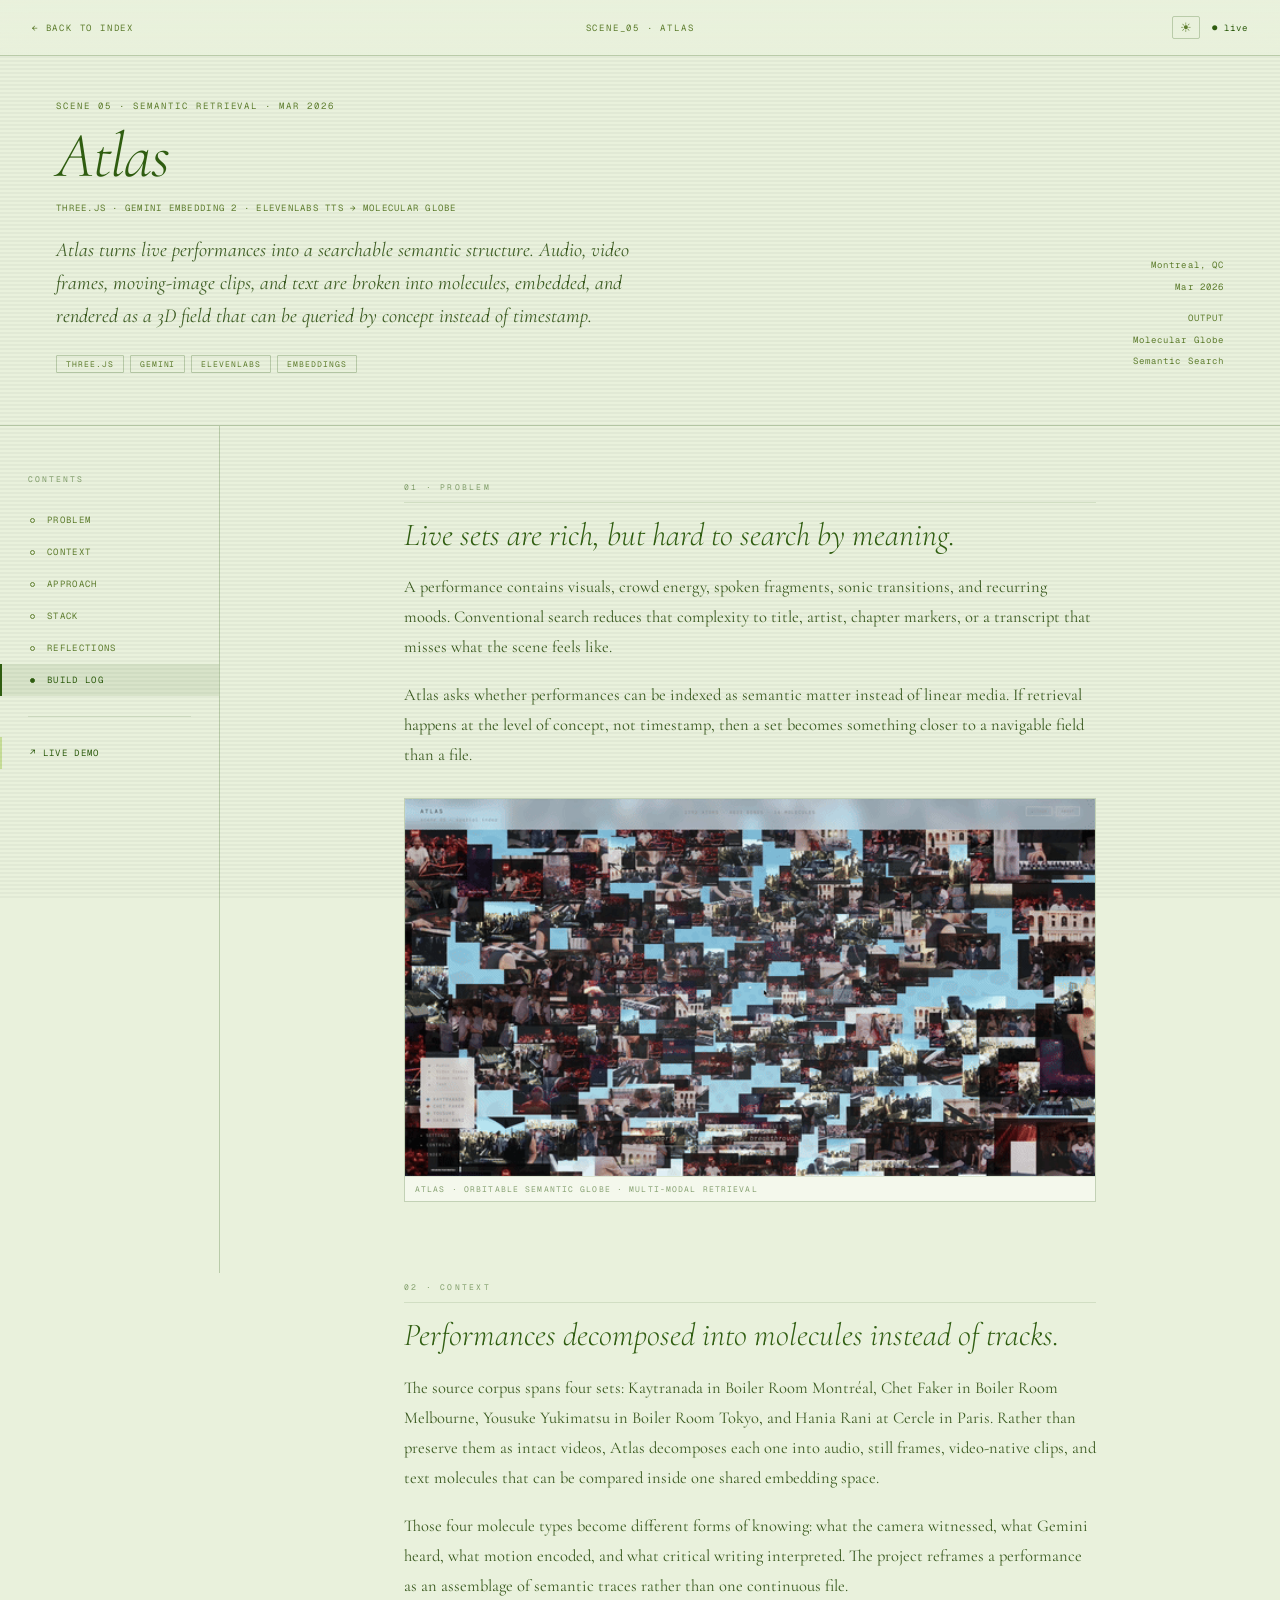
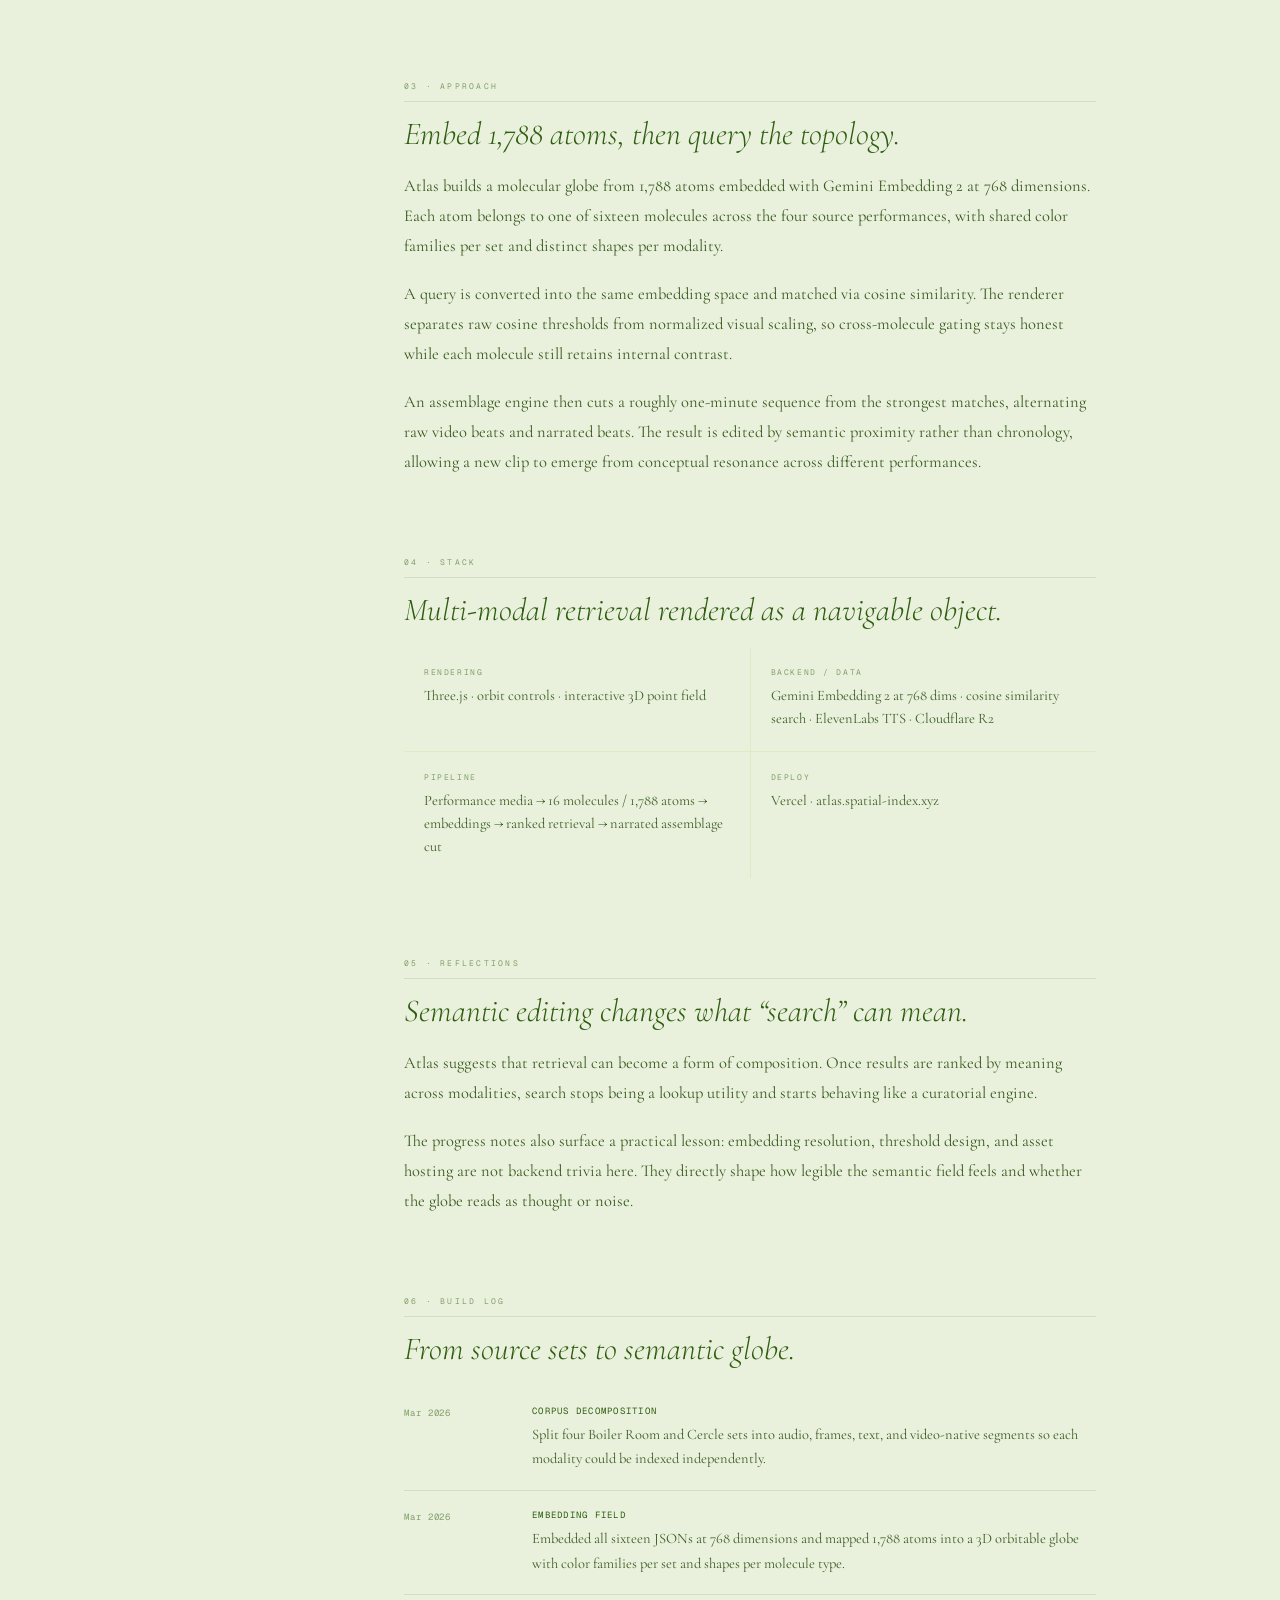
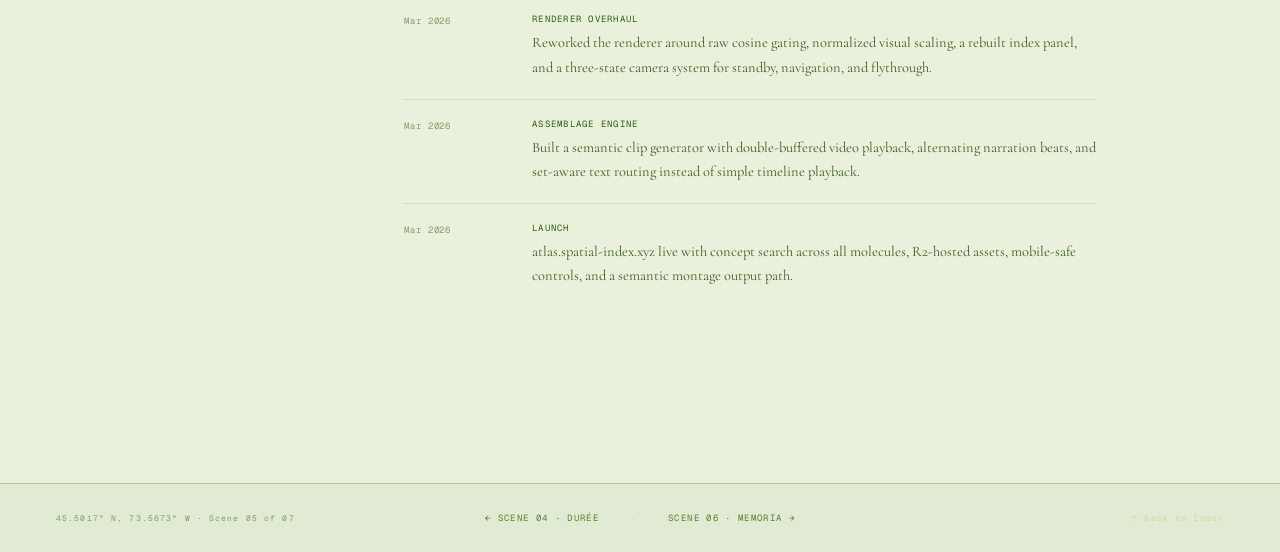
<file: scenes/atlas.html>
<!DOCTYPE html>
<html lang="en">
<head>
  <meta charset="UTF-8" />
  <meta name="viewport" content="width=device-width, initial-scale=1.0" />
  <title>Atlas · Scene 05 · Spatial Index</title>
  <meta name="description" content="3D semantic search for live performances using embedded audio, video, and text molecules in an orbitable globe." />
  <link rel="stylesheet" href="../blog.css" />
  <script>const t=localStorage.getItem('si-theme');if(t)document.documentElement.setAttribute('data-theme',t);else if(window.matchMedia&&window.matchMedia('(prefers-color-scheme: light)').matches)document.documentElement.setAttribute('data-theme','light');</script>
</head>
<body>

  <div class="cursor" id="cursor"></div>
  <div class="cursor-ring" id="cursor-ring"></div>

  <header class="si-topbar">
    <a class="si-back" href="../index.html">← Back to Index</a>
    <span class="si-topbar-center">Scene_05 · Atlas</span>
    <span class="si-topbar-right"><button id="theme-toggle" class="theme-toggle" type="button" aria-label="Toggle light / dark mode">☾</button> ● live</span>
  </header>

  <div class="si-project-header">
    <div>
      <div class="project-eyebrow">Scene 05 · Semantic Retrieval · Mar 2026</div>
      <h1 class="project-title">Atlas</h1>
      <div class="project-subtitle">Three.js · Gemini Embedding 2 · ElevenLabs TTS → Molecular Globe</div>
      <p class="project-lede">Atlas turns live performances into a searchable semantic structure. Audio, video frames, moving-image clips, and text are broken into molecules, embedded, and rendered as a 3D field that can be queried by concept instead of timestamp.</p>
      <div class="tag-row">
        <span class="ptag">Three.js</span>
        <span class="ptag">Gemini</span>
        <span class="ptag">ElevenLabs</span>
        <span class="ptag">Embeddings</span>
      </div>
    </div>
    <div class="project-header-meta">
      <div>Montreal, QC</div>
      <div>Mar 2026</div>
      <div style="margin-top:10px;">OUTPUT</div>
      <div>Molecular Globe</div>
      <div>Semantic Search</div>
    </div>
  </div>

  <div class="si-body">
    <nav class="si-toc" aria-label="Page sections">
      <div class="toc-label">Contents</div>
      <a class="toc-item active" href="#problem"><div class="toc-dot"></div><span class="toc-text">Problem</span></a>
      <a class="toc-item" href="#context"><div class="toc-dot"></div><span class="toc-text">Context</span></a>
      <a class="toc-item" href="#approach"><div class="toc-dot"></div><span class="toc-text">Approach</span></a>
      <a class="toc-item" href="#stack"><div class="toc-dot"></div><span class="toc-text">Stack</span></a>
      <a class="toc-item" href="#reflections"><div class="toc-dot"></div><span class="toc-text">Reflections</span></a>
      <a class="toc-item" href="#buildlog"><div class="toc-dot"></div><span class="toc-text">Build Log</span></a>
      <div class="toc-divider"></div>
      <a class="toc-demo-link" href="https://atlas.spatial-index.xyz" target="_blank">↗ Live Demo</a>
    </nav>

    <main class="si-content">
      <section class="content-section" id="problem">
        <div class="section-eyebrow">01 · Problem</div>
        <h2 class="section-heading">Live sets are rich, but hard to search by meaning.</h2>
        <p class="body-p">A performance contains visuals, crowd energy, spoken fragments, sonic transitions, and recurring moods. Conventional search reduces that complexity to title, artist, chapter markers, or a transcript that misses what the scene feels like.</p>
        <p class="body-p">Atlas asks whether performances can be indexed as semantic matter instead of linear media. If retrieval happens at the level of concept, not timestamp, then a set becomes something closer to a navigable field than a file.</p>
        <div class="media-grid cols-1">
          <div class="media-item">
            <img src="../atlas.gif" alt="Atlas molecular globe overview" />
            <div class="media-caption">Atlas · orbitable semantic globe · multi-modal retrieval</div>
          </div>
        </div>
      </section>

      <section class="content-section" id="context">
        <div class="section-eyebrow">02 · Context</div>
        <h2 class="section-heading">Performances decomposed into molecules instead of tracks.</h2>
        <p class="body-p">The source corpus spans four sets: Kaytranada in Boiler Room Montréal, Chet Faker in Boiler Room Melbourne, Yousuke Yukimatsu in Boiler Room Tokyo, and Hania Rani at Cercle in Paris. Rather than preserve them as intact videos, Atlas decomposes each one into audio, still frames, video-native clips, and text molecules that can be compared inside one shared embedding space.</p>
        <p class="body-p">Those four molecule types become different forms of knowing: what the camera witnessed, what Gemini heard, what motion encoded, and what critical writing interpreted. The project reframes a performance as an assemblage of semantic traces rather than one continuous file.</p>
      </section>

      <section class="content-section" id="approach">
        <div class="section-eyebrow">03 · Approach</div>
        <h2 class="section-heading">Embed 1,788 atoms, then query the topology.</h2>
        <p class="body-p">Atlas builds a molecular globe from 1,788 atoms embedded with Gemini Embedding 2 at 768 dimensions. Each atom belongs to one of sixteen molecules across the four source performances, with shared color families per set and distinct shapes per modality.</p>
        <p class="body-p">A query is converted into the same embedding space and matched via cosine similarity. The renderer separates raw cosine thresholds from normalized visual scaling, so cross-molecule gating stays honest while each molecule still retains internal contrast.</p>
        <p class="body-p">An assemblage engine then cuts a roughly one-minute sequence from the strongest matches, alternating raw video beats and narrated beats. The result is edited by semantic proximity rather than chronology, allowing a new clip to emerge from conceptual resonance across different performances.</p>
      </section>

      <section class="content-section" id="stack">
        <div class="section-eyebrow">04 · Stack</div>
        <h2 class="section-heading">Multi-modal retrieval rendered as a navigable object.</h2>
        <div class="stack-grid">
          <div class="stack-cell">
            <div class="stack-cell-label">Rendering</div>
            <div class="stack-cell-val">Three.js · orbit controls · interactive 3D point field</div>
          </div>
          <div class="stack-cell">
            <div class="stack-cell-label">Backend / Data</div>
            <div class="stack-cell-val">Gemini Embedding 2 at 768 dims · cosine similarity search · ElevenLabs TTS · Cloudflare R2</div>
          </div>
          <div class="stack-cell">
            <div class="stack-cell-label">Pipeline</div>
            <div class="stack-cell-val">Performance media → 16 molecules / 1,788 atoms → embeddings → ranked retrieval → narrated assemblage cut</div>
          </div>
          <div class="stack-cell">
            <div class="stack-cell-label">Deploy</div>
            <div class="stack-cell-val">Vercel · atlas.spatial-index.xyz</div>
          </div>
        </div>
      </section>

      <section class="content-section" id="reflections">
        <div class="section-eyebrow">05 · Reflections</div>
        <h2 class="section-heading">Semantic editing changes what “search” can mean.</h2>
        <p class="body-p">Atlas suggests that retrieval can become a form of composition. Once results are ranked by meaning across modalities, search stops being a lookup utility and starts behaving like a curatorial engine.</p>
        <p class="body-p">The progress notes also surface a practical lesson: embedding resolution, threshold design, and asset hosting are not backend trivia here. They directly shape how legible the semantic field feels and whether the globe reads as thought or noise.</p>
      </section>

      <section class="content-section" id="buildlog">
        <div class="section-eyebrow">06 · Build Log</div>
        <h2 class="section-heading">From source sets to semantic globe.</h2>
        <div class="build-log">
          <div class="log-item">
            <div class="log-date">Mar 2026</div>
            <div>
              <div class="log-title">Corpus decomposition</div>
              <div class="log-text">Split four Boiler Room and Cercle sets into audio, frames, text, and video-native segments so each modality could be indexed independently.</div>
            </div>
          </div>
          <div class="log-item">
            <div class="log-date">Mar 2026</div>
            <div>
              <div class="log-title">Embedding field</div>
              <div class="log-text">Embedded all sixteen JSONs at 768 dimensions and mapped 1,788 atoms into a 3D orbitable globe with color families per set and shapes per molecule type.</div>
            </div>
          </div>
          <div class="log-item">
            <div class="log-date">Mar 2026</div>
            <div>
              <div class="log-title">Renderer overhaul</div>
              <div class="log-text">Reworked the renderer around raw cosine gating, normalized visual scaling, a rebuilt index panel, and a three-state camera system for standby, navigation, and flythrough.</div>
            </div>
          </div>
          <div class="log-item">
            <div class="log-date">Mar 2026</div>
            <div>
              <div class="log-title">Assemblage engine</div>
              <div class="log-text">Built a semantic clip generator with double-buffered video playback, alternating narration beats, and set-aware text routing instead of simple timeline playback.</div>
            </div>
          </div>
          <div class="log-item">
            <div class="log-date">Mar 2026</div>
            <div>
              <div class="log-title">Launch</div>
              <div class="log-text">atlas.spatial-index.xyz live with concept search across all molecules, R2-hosted assets, mobile-safe controls, and a semantic montage output path.</div>
            </div>
          </div>
        </div>
      </section>
    </main>
  </div>

  <footer class="si-page-footer">
    <span class="footer-coords">45.5017° N, 73.5673° W · Scene 05 of 07</span>
    <nav class="footer-scene-nav">
      <a class="footer-nav-link" href="duree.html">← Scene 04 · Durée</a>
      <span class="footer-sep">·</span>
      <a class="footer-nav-link" href="memoria.html">Scene 06 · Memoria →</a>
    </nav>
    <a class="footer-index-link" href="../index.html">↑ Back to Index</a>
  </footer>

  <script src="../blog.js"></script>
</body>
</html>
</file>
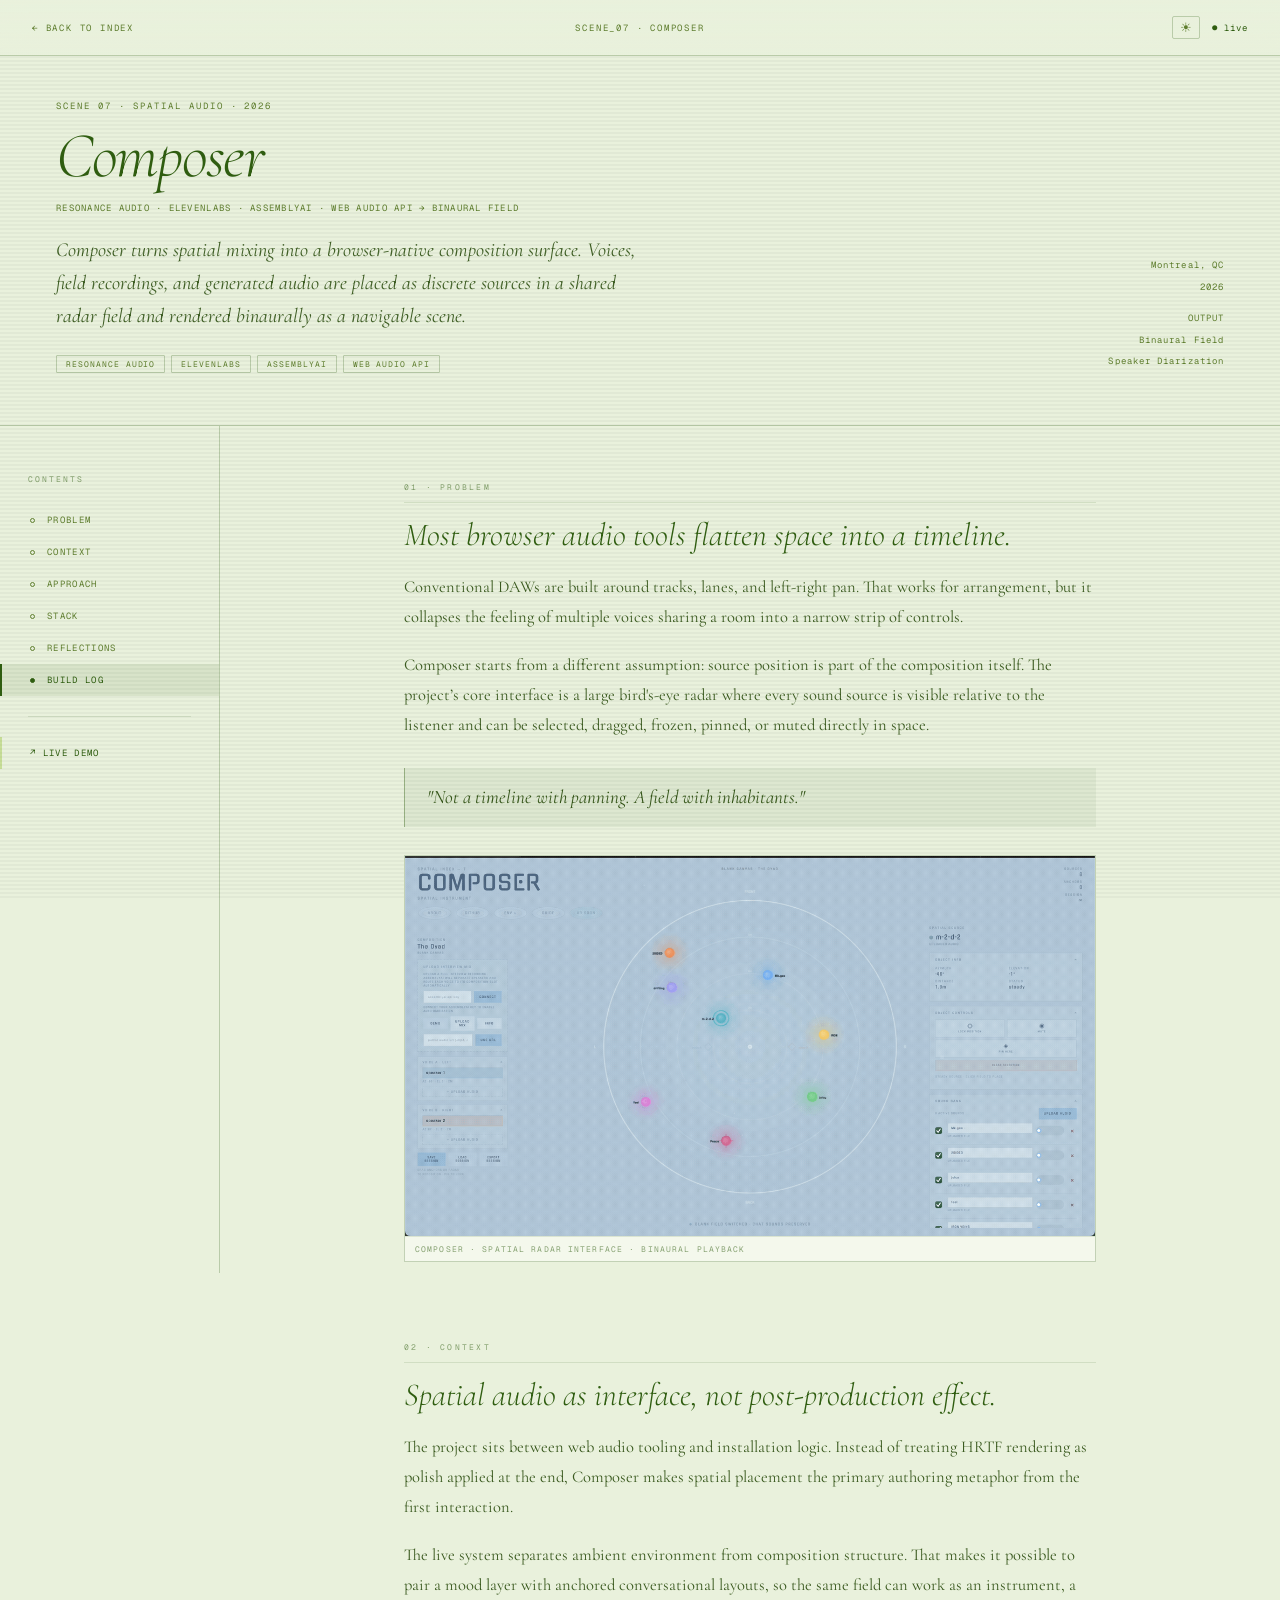
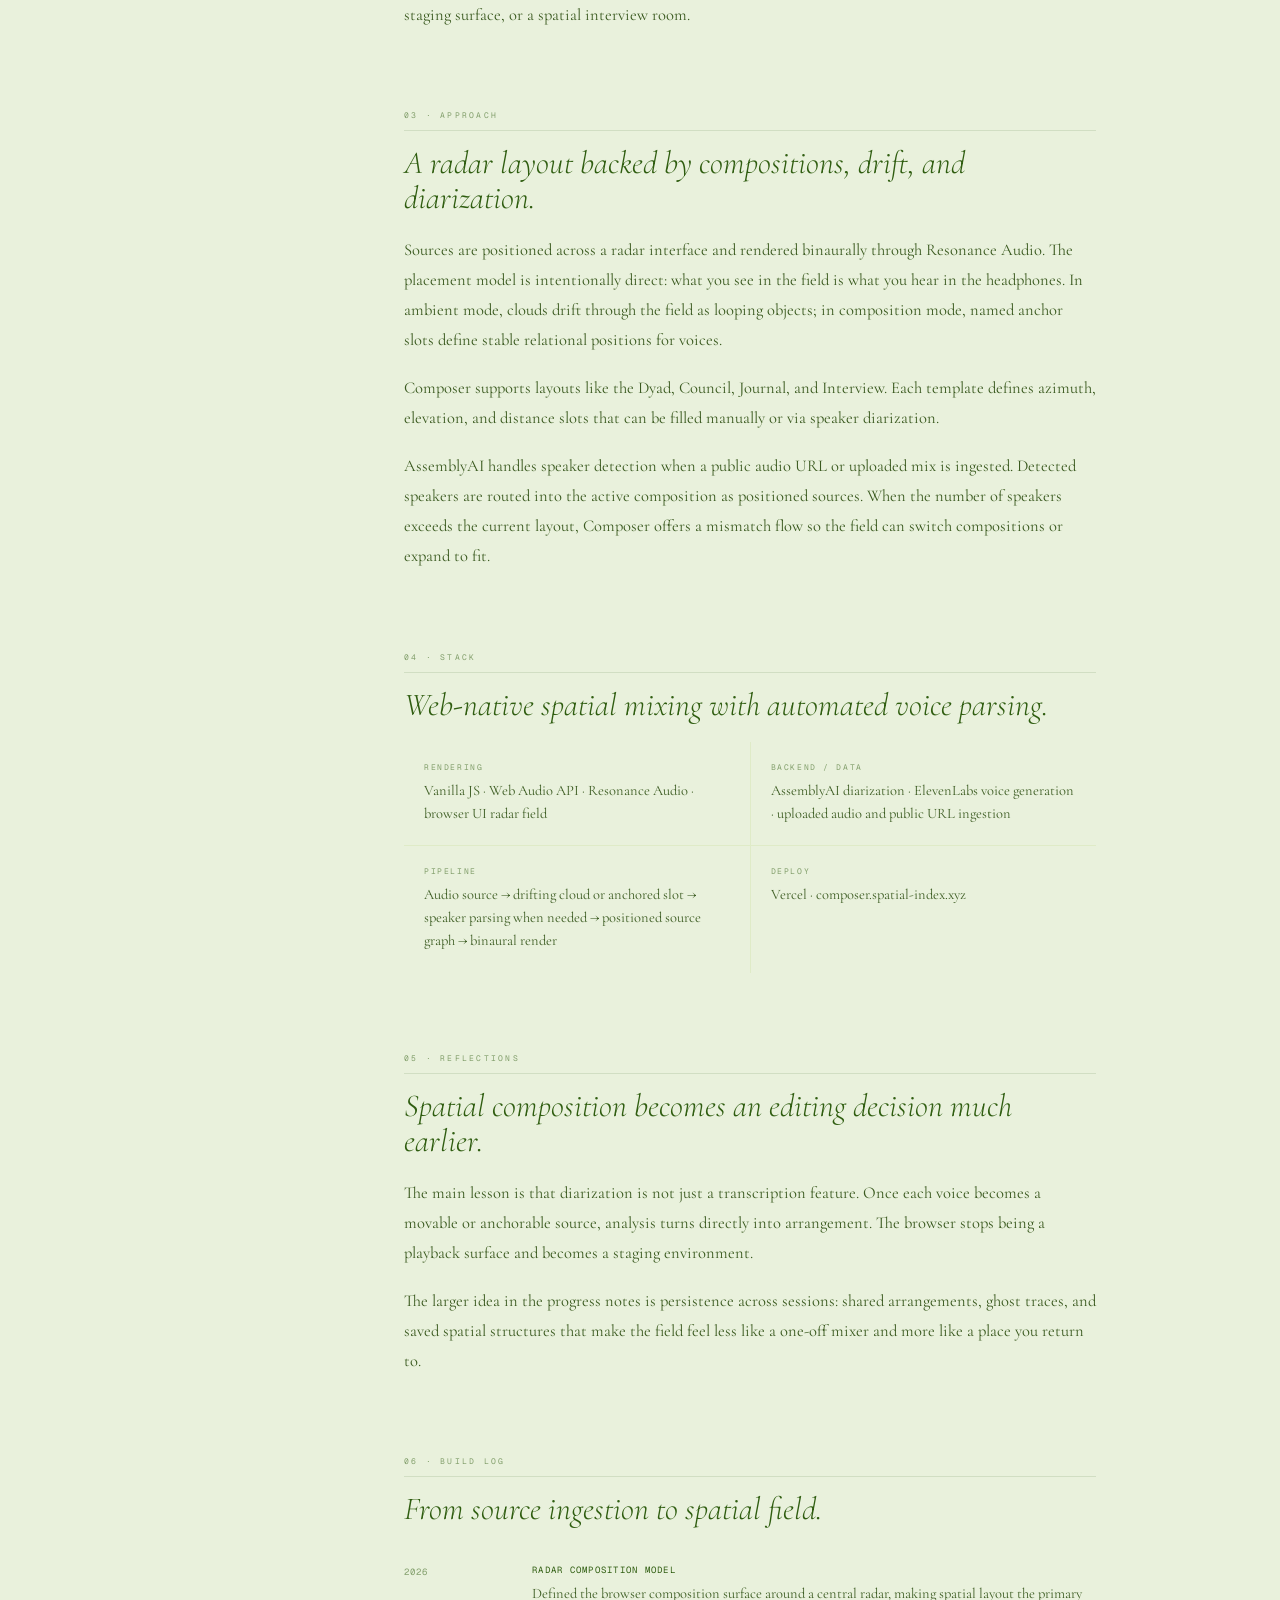
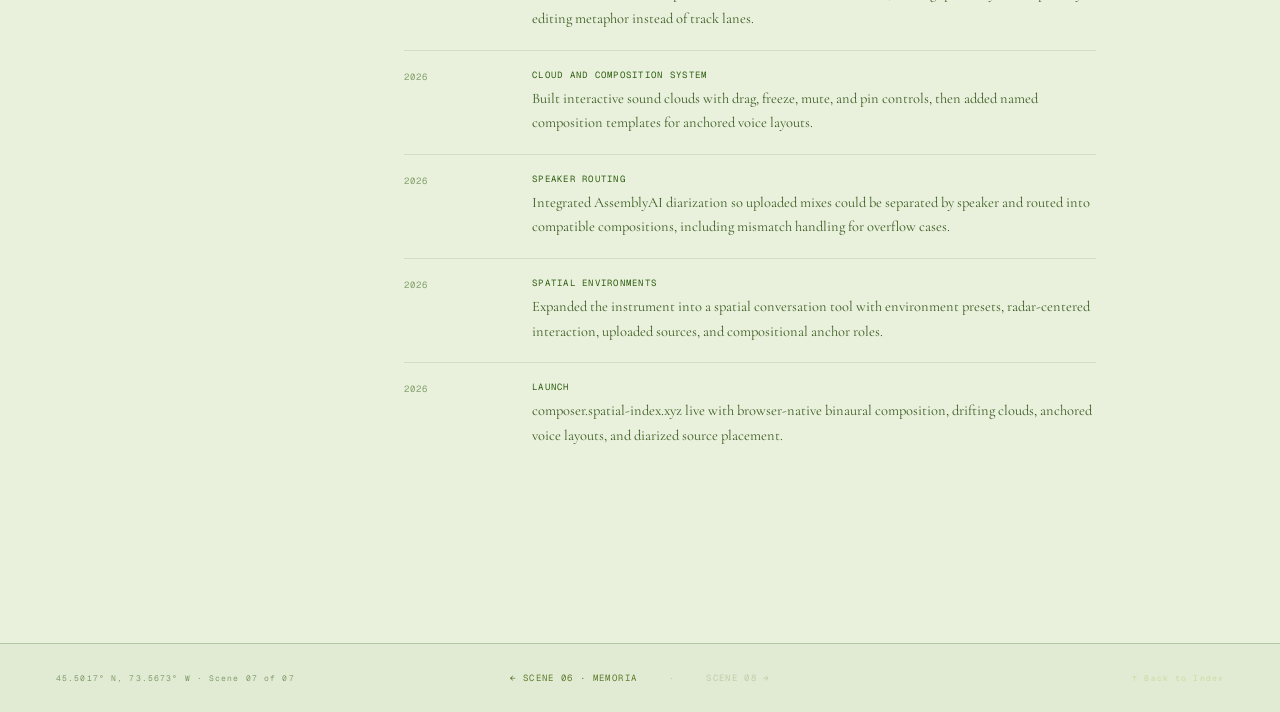
<file: scenes/composer.html>
<!DOCTYPE html>
<html lang="en">
<head>
  <meta charset="UTF-8" />
  <meta name="viewport" content="width=device-width, initial-scale=1.0" />
  <title>Composer · Scene 07 · Spatial Index</title>
  <meta name="description" content="Browser-native spatial audio composition with radar-based source placement, anchored voice layouts, speaker diarization, and binaural rendering." />
  <link rel="stylesheet" href="../blog.css" />
  <script>const t=localStorage.getItem('si-theme');if(t)document.documentElement.setAttribute('data-theme',t);else if(window.matchMedia&&window.matchMedia('(prefers-color-scheme: light)').matches)document.documentElement.setAttribute('data-theme','light');</script>
</head>
<body>

  <div class="cursor" id="cursor"></div>
  <div class="cursor-ring" id="cursor-ring"></div>

  <header class="si-topbar">
    <a class="si-back" href="../index.html">← Back to Index</a>
    <span class="si-topbar-center">Scene_07 · Composer</span>
    <span class="si-topbar-right"><button id="theme-toggle" class="theme-toggle" type="button" aria-label="Toggle light / dark mode">☾</button> ● live</span>
  </header>

  <div class="si-project-header">
    <div>
      <div class="project-eyebrow">Scene 07 · Spatial Audio · 2026</div>
      <h1 class="project-title">Composer</h1>
      <div class="project-subtitle">Resonance Audio · ElevenLabs · AssemblyAI · Web Audio API → Binaural Field</div>
      <p class="project-lede">Composer turns spatial mixing into a browser-native composition surface. Voices, field recordings, and generated audio are placed as discrete sources in a shared radar field and rendered binaurally as a navigable scene.</p>
      <div class="tag-row">
        <span class="ptag">Resonance Audio</span>
        <span class="ptag">ElevenLabs</span>
        <span class="ptag">AssemblyAI</span>
        <span class="ptag">Web Audio API</span>
      </div>
    </div>
    <div class="project-header-meta">
      <div>Montreal, QC</div>
      <div>2026</div>
      <div style="margin-top:10px;">OUTPUT</div>
      <div>Binaural Field</div>
      <div>Speaker Diarization</div>
    </div>
  </div>

  <div class="si-body">
    <nav class="si-toc" aria-label="Page sections">
      <div class="toc-label">Contents</div>
      <a class="toc-item active" href="#problem"><div class="toc-dot"></div><span class="toc-text">Problem</span></a>
      <a class="toc-item" href="#context"><div class="toc-dot"></div><span class="toc-text">Context</span></a>
      <a class="toc-item" href="#approach"><div class="toc-dot"></div><span class="toc-text">Approach</span></a>
      <a class="toc-item" href="#stack"><div class="toc-dot"></div><span class="toc-text">Stack</span></a>
      <a class="toc-item" href="#reflections"><div class="toc-dot"></div><span class="toc-text">Reflections</span></a>
      <a class="toc-item" href="#buildlog"><div class="toc-dot"></div><span class="toc-text">Build Log</span></a>
      <div class="toc-divider"></div>
      <a class="toc-demo-link" href="https://composer.spatial-index.xyz" target="_blank">↗ Live Demo</a>
    </nav>

    <main class="si-content">
      <section class="content-section" id="problem">
        <div class="section-eyebrow">01 · Problem</div>
        <h2 class="section-heading">Most browser audio tools flatten space into a timeline.</h2>
        <p class="body-p">Conventional DAWs are built around tracks, lanes, and left-right pan. That works for arrangement, but it collapses the feeling of multiple voices sharing a room into a narrow strip of controls.</p>
        <p class="body-p">Composer starts from a different assumption: source position is part of the composition itself. The project’s core interface is a large bird's-eye radar where every sound source is visible relative to the listener and can be selected, dragged, frozen, pinned, or muted directly in space.</p>
        <div class="callout">
          <p class="callout-text">"Not a timeline with panning. A field with inhabitants."</p>
        </div>
        <div class="media-grid cols-1">
          <div class="media-item">
            <img src="../Composer.gif" alt="Composer spatial audio interface overview" />
            <div class="media-caption">Composer · spatial radar interface · binaural playback</div>
          </div>
        </div>
      </section>

      <section class="content-section" id="context">
        <div class="section-eyebrow">02 · Context</div>
        <h2 class="section-heading">Spatial audio as interface, not post-production effect.</h2>
        <p class="body-p">The project sits between web audio tooling and installation logic. Instead of treating HRTF rendering as polish applied at the end, Composer makes spatial placement the primary authoring metaphor from the first interaction.</p>
        <p class="body-p">The live system separates ambient environment from composition structure. That makes it possible to pair a mood layer with anchored conversational layouts, so the same field can work as an instrument, a staging surface, or a spatial interview room.</p>
      </section>

      <section class="content-section" id="approach">
        <div class="section-eyebrow">03 · Approach</div>
        <h2 class="section-heading">A radar layout backed by compositions, drift, and diarization.</h2>
        <p class="body-p">Sources are positioned across a radar interface and rendered binaurally through Resonance Audio. The placement model is intentionally direct: what you see in the field is what you hear in the headphones. In ambient mode, clouds drift through the field as looping objects; in composition mode, named anchor slots define stable relational positions for voices.</p>
        <p class="body-p">Composer supports layouts like the Dyad, Council, Journal, and Interview. Each template defines azimuth, elevation, and distance slots that can be filled manually or via speaker diarization.</p>
        <p class="body-p">AssemblyAI handles speaker detection when a public audio URL or uploaded mix is ingested. Detected speakers are routed into the active composition as positioned sources. When the number of speakers exceeds the current layout, Composer offers a mismatch flow so the field can switch compositions or expand to fit.</p>
      </section>

      <section class="content-section" id="stack">
        <div class="section-eyebrow">04 · Stack</div>
        <h2 class="section-heading">Web-native spatial mixing with automated voice parsing.</h2>
        <div class="stack-grid">
          <div class="stack-cell">
            <div class="stack-cell-label">Rendering</div>
            <div class="stack-cell-val">Vanilla JS · Web Audio API · Resonance Audio · browser UI radar field</div>
          </div>
          <div class="stack-cell">
            <div class="stack-cell-label">Backend / Data</div>
            <div class="stack-cell-val">AssemblyAI diarization · ElevenLabs voice generation · uploaded audio and public URL ingestion</div>
          </div>
          <div class="stack-cell">
            <div class="stack-cell-label">Pipeline</div>
            <div class="stack-cell-val">Audio source → drifting cloud or anchored slot → speaker parsing when needed → positioned source graph → binaural render</div>
          </div>
          <div class="stack-cell">
            <div class="stack-cell-label">Deploy</div>
            <div class="stack-cell-val">Vercel · composer.spatial-index.xyz</div>
          </div>
        </div>
      </section>

      <section class="content-section" id="reflections">
        <div class="section-eyebrow">05 · Reflections</div>
        <h2 class="section-heading">Spatial composition becomes an editing decision much earlier.</h2>
        <p class="body-p">The main lesson is that diarization is not just a transcription feature. Once each voice becomes a movable or anchorable source, analysis turns directly into arrangement. The browser stops being a playback surface and becomes a staging environment.</p>
        <p class="body-p">The larger idea in the progress notes is persistence across sessions: shared arrangements, ghost traces, and saved spatial structures that make the field feel less like a one-off mixer and more like a place you return to.</p>
      </section>

      <section class="content-section" id="buildlog">
        <div class="section-eyebrow">06 · Build Log</div>
        <h2 class="section-heading">From source ingestion to spatial field.</h2>
        <div class="build-log">
          <div class="log-item">
            <div class="log-date">2026</div>
            <div>
              <div class="log-title">Radar composition model</div>
              <div class="log-text">Defined the browser composition surface around a central radar, making spatial layout the primary editing metaphor instead of track lanes.</div>
            </div>
          </div>
          <div class="log-item">
            <div class="log-date">2026</div>
            <div>
              <div class="log-title">Cloud and composition system</div>
              <div class="log-text">Built interactive sound clouds with drag, freeze, mute, and pin controls, then added named composition templates for anchored voice layouts.</div>
            </div>
          </div>
          <div class="log-item">
            <div class="log-date">2026</div>
            <div>
              <div class="log-title">Speaker routing</div>
              <div class="log-text">Integrated AssemblyAI diarization so uploaded mixes could be separated by speaker and routed into compatible compositions, including mismatch handling for overflow cases.</div>
            </div>
          </div>
          <div class="log-item">
            <div class="log-date">2026</div>
            <div>
              <div class="log-title">Spatial environments</div>
              <div class="log-text">Expanded the instrument into a spatial conversation tool with environment presets, radar-centered interaction, uploaded sources, and compositional anchor roles.</div>
            </div>
          </div>
          <div class="log-item">
            <div class="log-date">2026</div>
            <div>
              <div class="log-title">Launch</div>
              <div class="log-text">composer.spatial-index.xyz live with browser-native binaural composition, drifting clouds, anchored voice layouts, and diarized source placement.</div>
            </div>
          </div>
        </div>
      </section>
    </main>
  </div>

  <footer class="si-page-footer">
    <span class="footer-coords">45.5017° N, 73.5673° W · Scene 07 of 07</span>
    <nav class="footer-scene-nav">
      <a class="footer-nav-link" href="memoria.html">← Scene 06 · Memoria</a>
      <span class="footer-sep">·</span>
      <a class="footer-nav-link disabled" href="#">Scene 08 →</a>
    </nav>
    <a class="footer-index-link" href="../index.html">↑ Back to Index</a>
  </footer>

  <script src="../blog.js"></script>
</body>
</html>
</file>
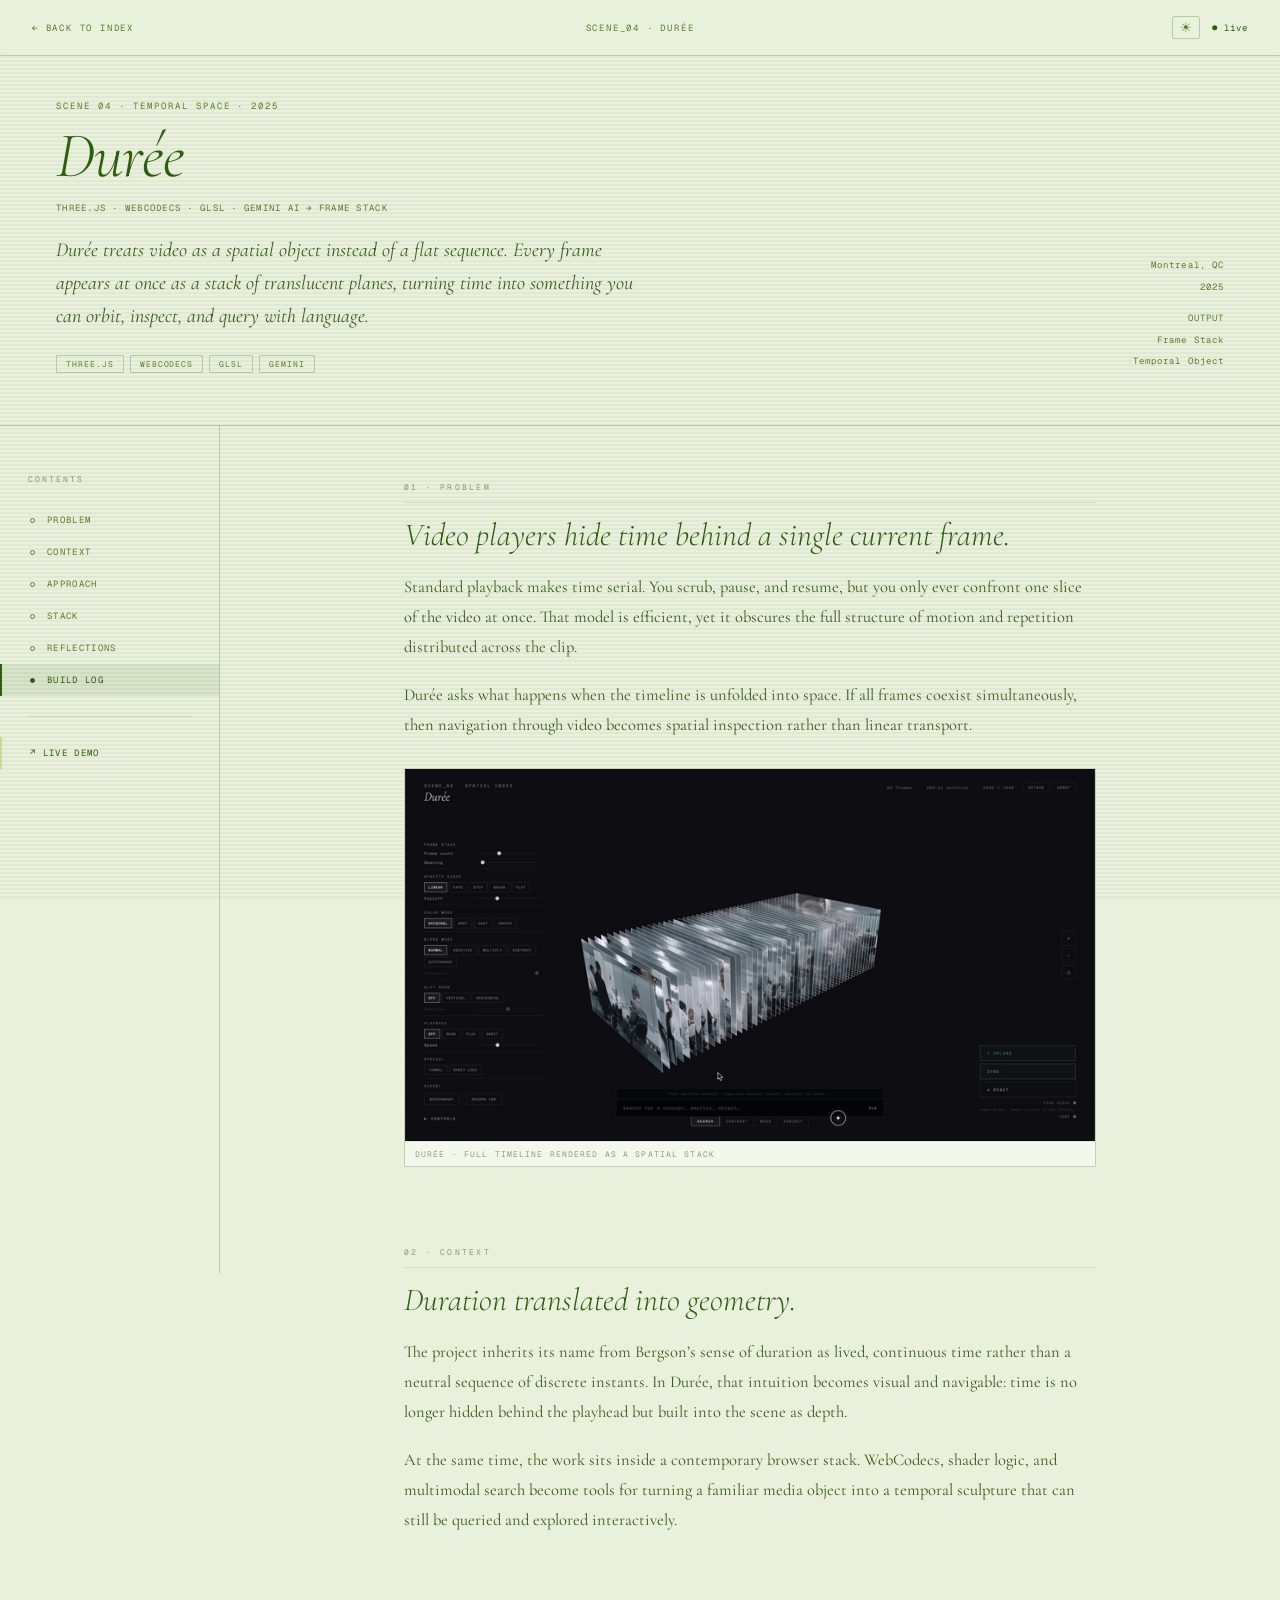
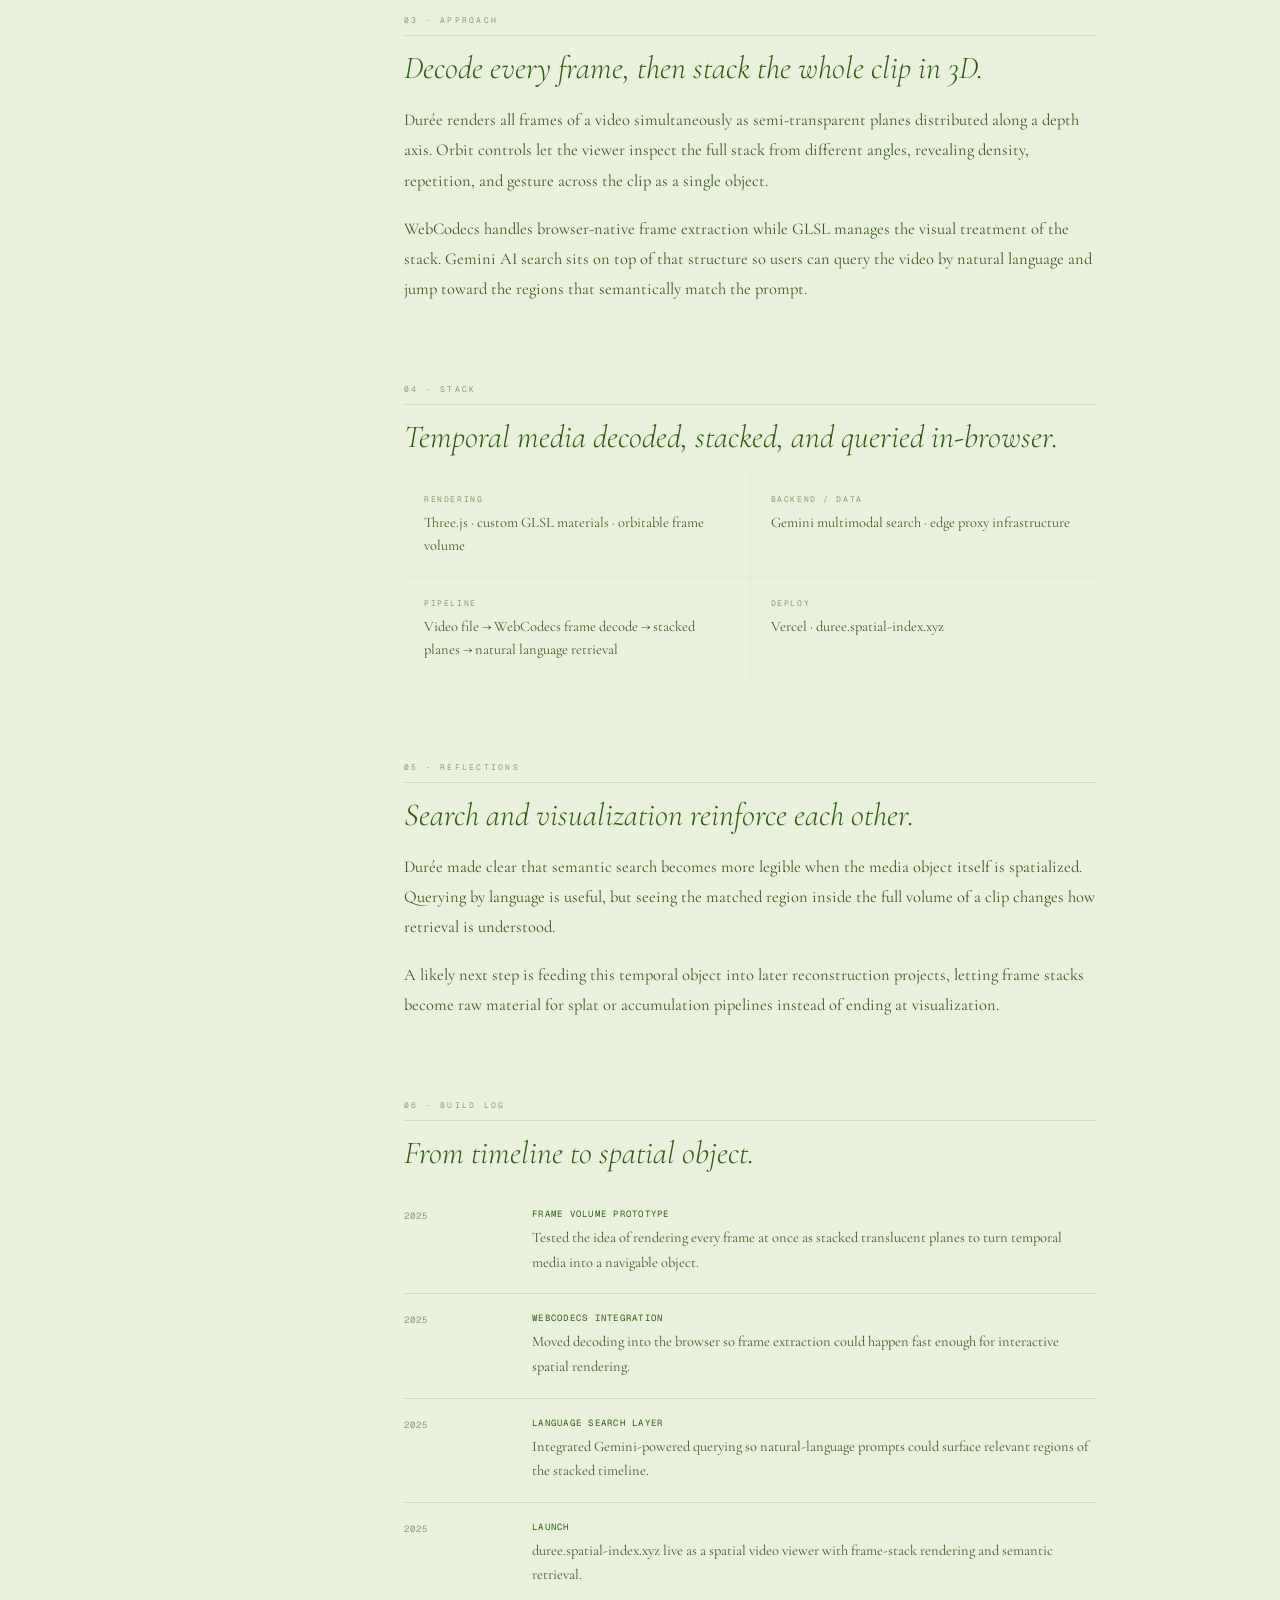
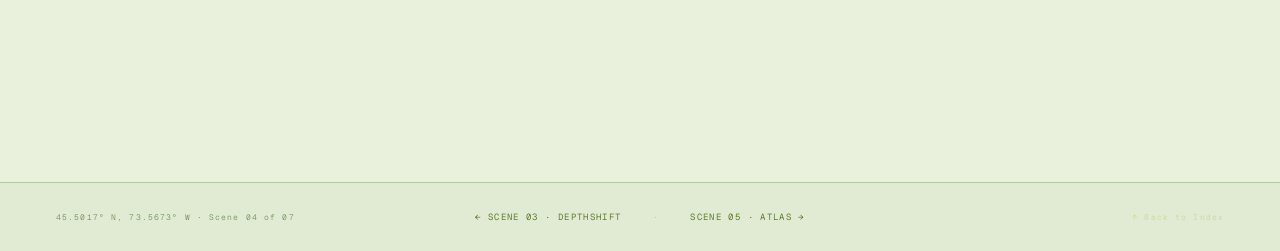
<file: scenes/duree.html>
<!DOCTYPE html>
<html lang="en">
<head>
  <meta charset="UTF-8" />
  <meta name="viewport" content="width=device-width, initial-scale=1.0" />
  <title>Durée · Scene 04 · Spatial Index</title>
  <meta name="description" content="Video rendered as a spatial object, with stacked frames and Gemini-powered natural language retrieval." />
  <link rel="stylesheet" href="../blog.css" />
  <script>const t=localStorage.getItem('si-theme');if(t)document.documentElement.setAttribute('data-theme',t);else if(window.matchMedia&&window.matchMedia('(prefers-color-scheme: light)').matches)document.documentElement.setAttribute('data-theme','light');</script>
</head>
<body>

  <div class="cursor" id="cursor"></div>
  <div class="cursor-ring" id="cursor-ring"></div>

  <header class="si-topbar">
    <a class="si-back" href="../index.html">← Back to Index</a>
    <span class="si-topbar-center">Scene_04 · Durée</span>
    <span class="si-topbar-right"><button id="theme-toggle" class="theme-toggle" type="button" aria-label="Toggle light / dark mode">☾</button> ● live</span>
  </header>

  <div class="si-project-header">
    <div>
      <div class="project-eyebrow">Scene 04 · Temporal Space · 2025</div>
      <h1 class="project-title">Durée</h1>
      <div class="project-subtitle">Three.js · WebCodecs · GLSL · Gemini AI → Frame Stack</div>
      <p class="project-lede">Durée treats video as a spatial object instead of a flat sequence. Every frame appears at once as a stack of translucent planes, turning time into something you can orbit, inspect, and query with language.</p>
      <div class="tag-row">
        <span class="ptag">Three.js</span>
        <span class="ptag">WebCodecs</span>
        <span class="ptag">GLSL</span>
        <span class="ptag">Gemini</span>
      </div>
    </div>
    <div class="project-header-meta">
      <div>Montreal, QC</div>
      <div>2025</div>
      <div style="margin-top:10px;">OUTPUT</div>
      <div>Frame Stack</div>
      <div>Temporal Object</div>
    </div>
  </div>

  <div class="si-body">
    <nav class="si-toc" aria-label="Page sections">
      <div class="toc-label">Contents</div>
      <a class="toc-item active" href="#problem"><div class="toc-dot"></div><span class="toc-text">Problem</span></a>
      <a class="toc-item" href="#context"><div class="toc-dot"></div><span class="toc-text">Context</span></a>
      <a class="toc-item" href="#approach"><div class="toc-dot"></div><span class="toc-text">Approach</span></a>
      <a class="toc-item" href="#stack"><div class="toc-dot"></div><span class="toc-text">Stack</span></a>
      <a class="toc-item" href="#reflections"><div class="toc-dot"></div><span class="toc-text">Reflections</span></a>
      <a class="toc-item" href="#buildlog"><div class="toc-dot"></div><span class="toc-text">Build Log</span></a>
      <div class="toc-divider"></div>
      <a class="toc-demo-link" href="https://duree.spatial-index.xyz" target="_blank">↗ Live Demo</a>
    </nav>

    <main class="si-content">
      <section class="content-section" id="problem">
        <div class="section-eyebrow">01 · Problem</div>
        <h2 class="section-heading">Video players hide time behind a single current frame.</h2>
        <p class="body-p">Standard playback makes time serial. You scrub, pause, and resume, but you only ever confront one slice of the video at once. That model is efficient, yet it obscures the full structure of motion and repetition distributed across the clip.</p>
        <p class="body-p">Durée asks what happens when the timeline is unfolded into space. If all frames coexist simultaneously, then navigation through video becomes spatial inspection rather than linear transport.</p>
        <div class="media-grid cols-1">
          <div class="media-item">
            <img src="../duree.gif" alt="Durée frame stack overview" />
            <div class="media-caption">Durée · full timeline rendered as a spatial stack</div>
          </div>
        </div>
      </section>

      <section class="content-section" id="context">
        <div class="section-eyebrow">02 · Context</div>
        <h2 class="section-heading">Duration translated into geometry.</h2>
        <p class="body-p">The project inherits its name from Bergson’s sense of duration as lived, continuous time rather than a neutral sequence of discrete instants. In Durée, that intuition becomes visual and navigable: time is no longer hidden behind the playhead but built into the scene as depth.</p>
        <p class="body-p">At the same time, the work sits inside a contemporary browser stack. WebCodecs, shader logic, and multimodal search become tools for turning a familiar media object into a temporal sculpture that can still be queried and explored interactively.</p>
      </section>

      <section class="content-section" id="approach">
        <div class="section-eyebrow">03 · Approach</div>
        <h2 class="section-heading">Decode every frame, then stack the whole clip in 3D.</h2>
        <p class="body-p">Durée renders all frames of a video simultaneously as semi-transparent planes distributed along a depth axis. Orbit controls let the viewer inspect the full stack from different angles, revealing density, repetition, and gesture across the clip as a single object.</p>
        <p class="body-p">WebCodecs handles browser-native frame extraction while GLSL manages the visual treatment of the stack. Gemini AI search sits on top of that structure so users can query the video by natural language and jump toward the regions that semantically match the prompt.</p>
      </section>

      <section class="content-section" id="stack">
        <div class="section-eyebrow">04 · Stack</div>
        <h2 class="section-heading">Temporal media decoded, stacked, and queried in-browser.</h2>
        <div class="stack-grid">
          <div class="stack-cell">
            <div class="stack-cell-label">Rendering</div>
            <div class="stack-cell-val">Three.js · custom GLSL materials · orbitable frame volume</div>
          </div>
          <div class="stack-cell">
            <div class="stack-cell-label">Backend / Data</div>
            <div class="stack-cell-val">Gemini multimodal search · edge proxy infrastructure</div>
          </div>
          <div class="stack-cell">
            <div class="stack-cell-label">Pipeline</div>
            <div class="stack-cell-val">Video file → WebCodecs frame decode → stacked planes → natural language retrieval</div>
          </div>
          <div class="stack-cell">
            <div class="stack-cell-label">Deploy</div>
            <div class="stack-cell-val">Vercel · duree.spatial-index.xyz</div>
          </div>
        </div>
      </section>

      <section class="content-section" id="reflections">
        <div class="section-eyebrow">05 · Reflections</div>
        <h2 class="section-heading">Search and visualization reinforce each other.</h2>
        <p class="body-p">Durée made clear that semantic search becomes more legible when the media object itself is spatialized. Querying by language is useful, but seeing the matched region inside the full volume of a clip changes how retrieval is understood.</p>
        <p class="body-p">A likely next step is feeding this temporal object into later reconstruction projects, letting frame stacks become raw material for splat or accumulation pipelines instead of ending at visualization.</p>
      </section>

      <section class="content-section" id="buildlog">
        <div class="section-eyebrow">06 · Build Log</div>
        <h2 class="section-heading">From timeline to spatial object.</h2>
        <div class="build-log">
          <div class="log-item">
            <div class="log-date">2025</div>
            <div>
              <div class="log-title">Frame volume prototype</div>
              <div class="log-text">Tested the idea of rendering every frame at once as stacked translucent planes to turn temporal media into a navigable object.</div>
            </div>
          </div>
          <div class="log-item">
            <div class="log-date">2025</div>
            <div>
              <div class="log-title">WebCodecs integration</div>
              <div class="log-text">Moved decoding into the browser so frame extraction could happen fast enough for interactive spatial rendering.</div>
            </div>
          </div>
          <div class="log-item">
            <div class="log-date">2025</div>
            <div>
              <div class="log-title">Language search layer</div>
              <div class="log-text">Integrated Gemini-powered querying so natural-language prompts could surface relevant regions of the stacked timeline.</div>
            </div>
          </div>
          <div class="log-item">
            <div class="log-date">2025</div>
            <div>
              <div class="log-title">Launch</div>
              <div class="log-text">duree.spatial-index.xyz live as a spatial video viewer with frame-stack rendering and semantic retrieval.</div>
            </div>
          </div>
        </div>
      </section>
    </main>
  </div>

  <footer class="si-page-footer">
    <span class="footer-coords">45.5017° N, 73.5673° W · Scene 04 of 07</span>
    <nav class="footer-scene-nav">
      <a class="footer-nav-link" href="depthshift.html">← Scene 03 · DepthShift</a>
      <span class="footer-sep">·</span>
      <a class="footer-nav-link" href="atlas.html">Scene 05 · Atlas →</a>
    </nav>
    <a class="footer-index-link" href="../index.html">↑ Back to Index</a>
  </footer>

  <script src="../blog.js"></script>
</body>
</html>
</file>
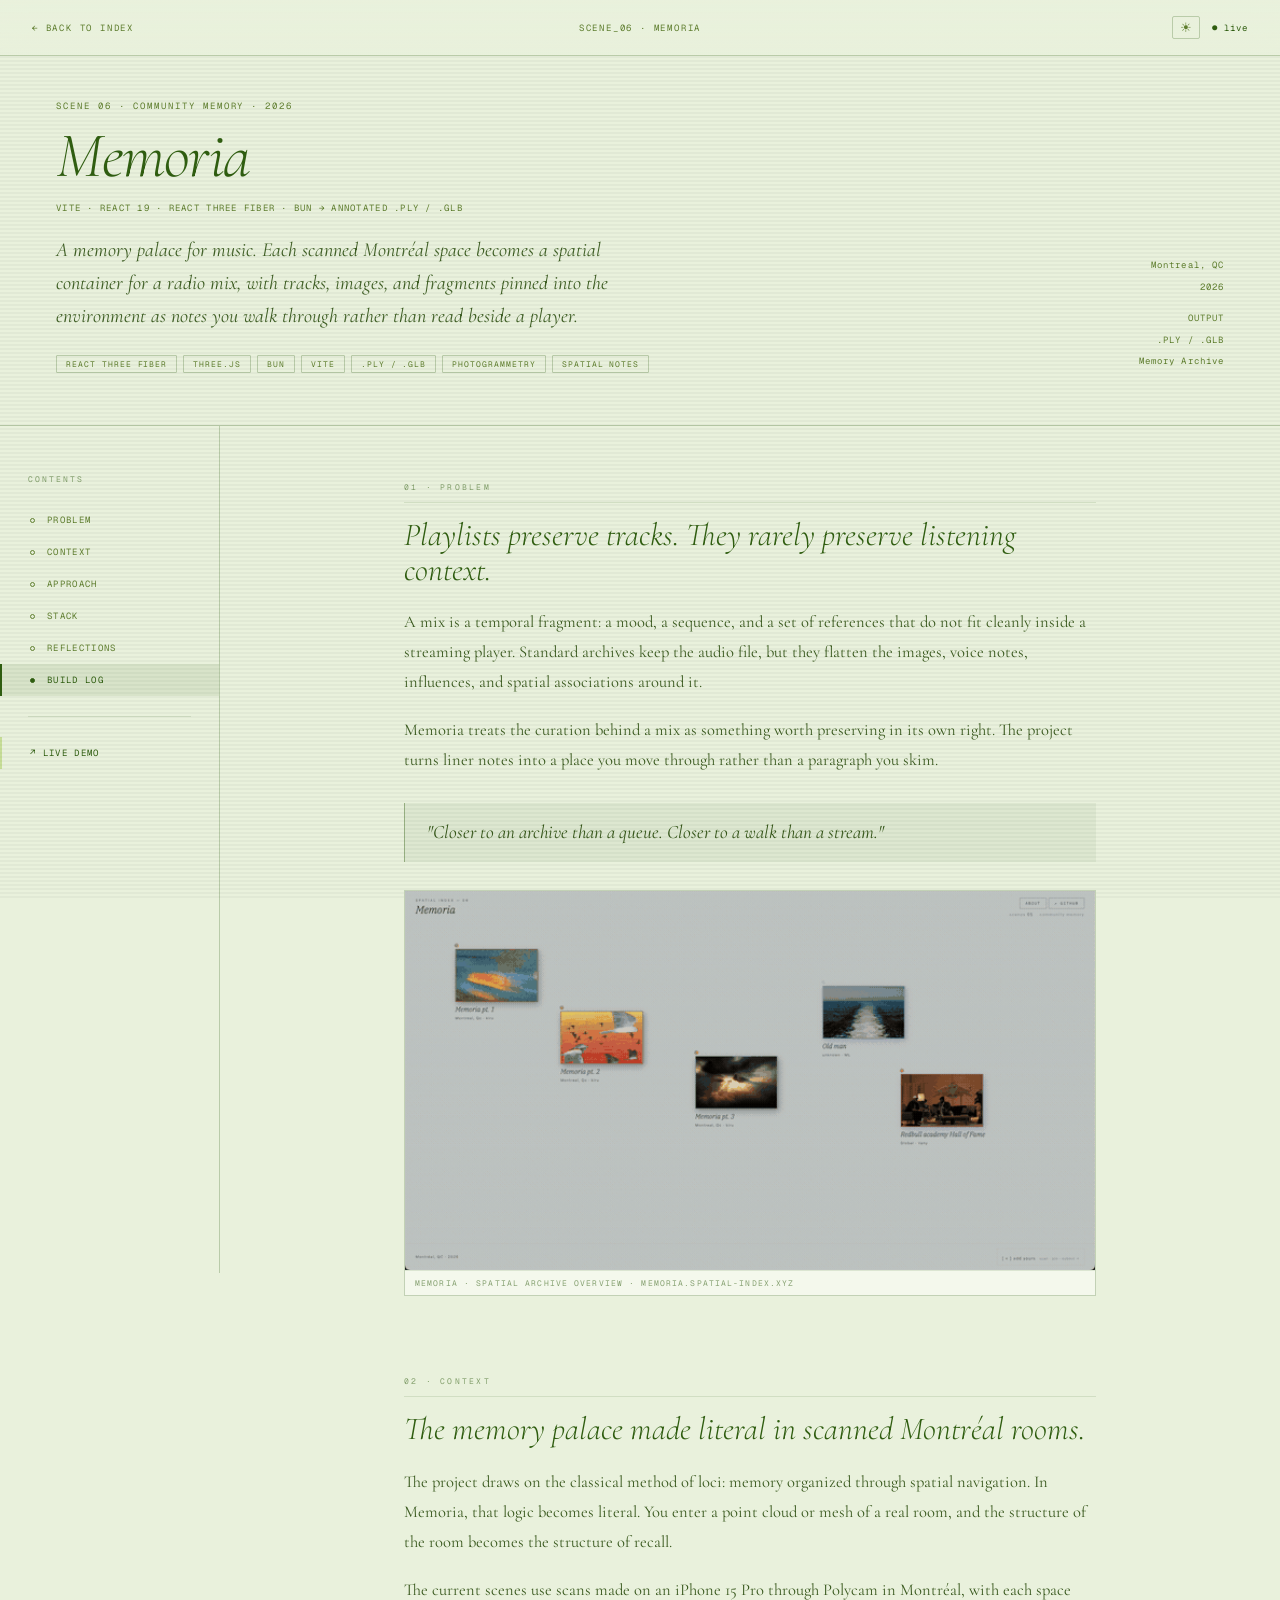
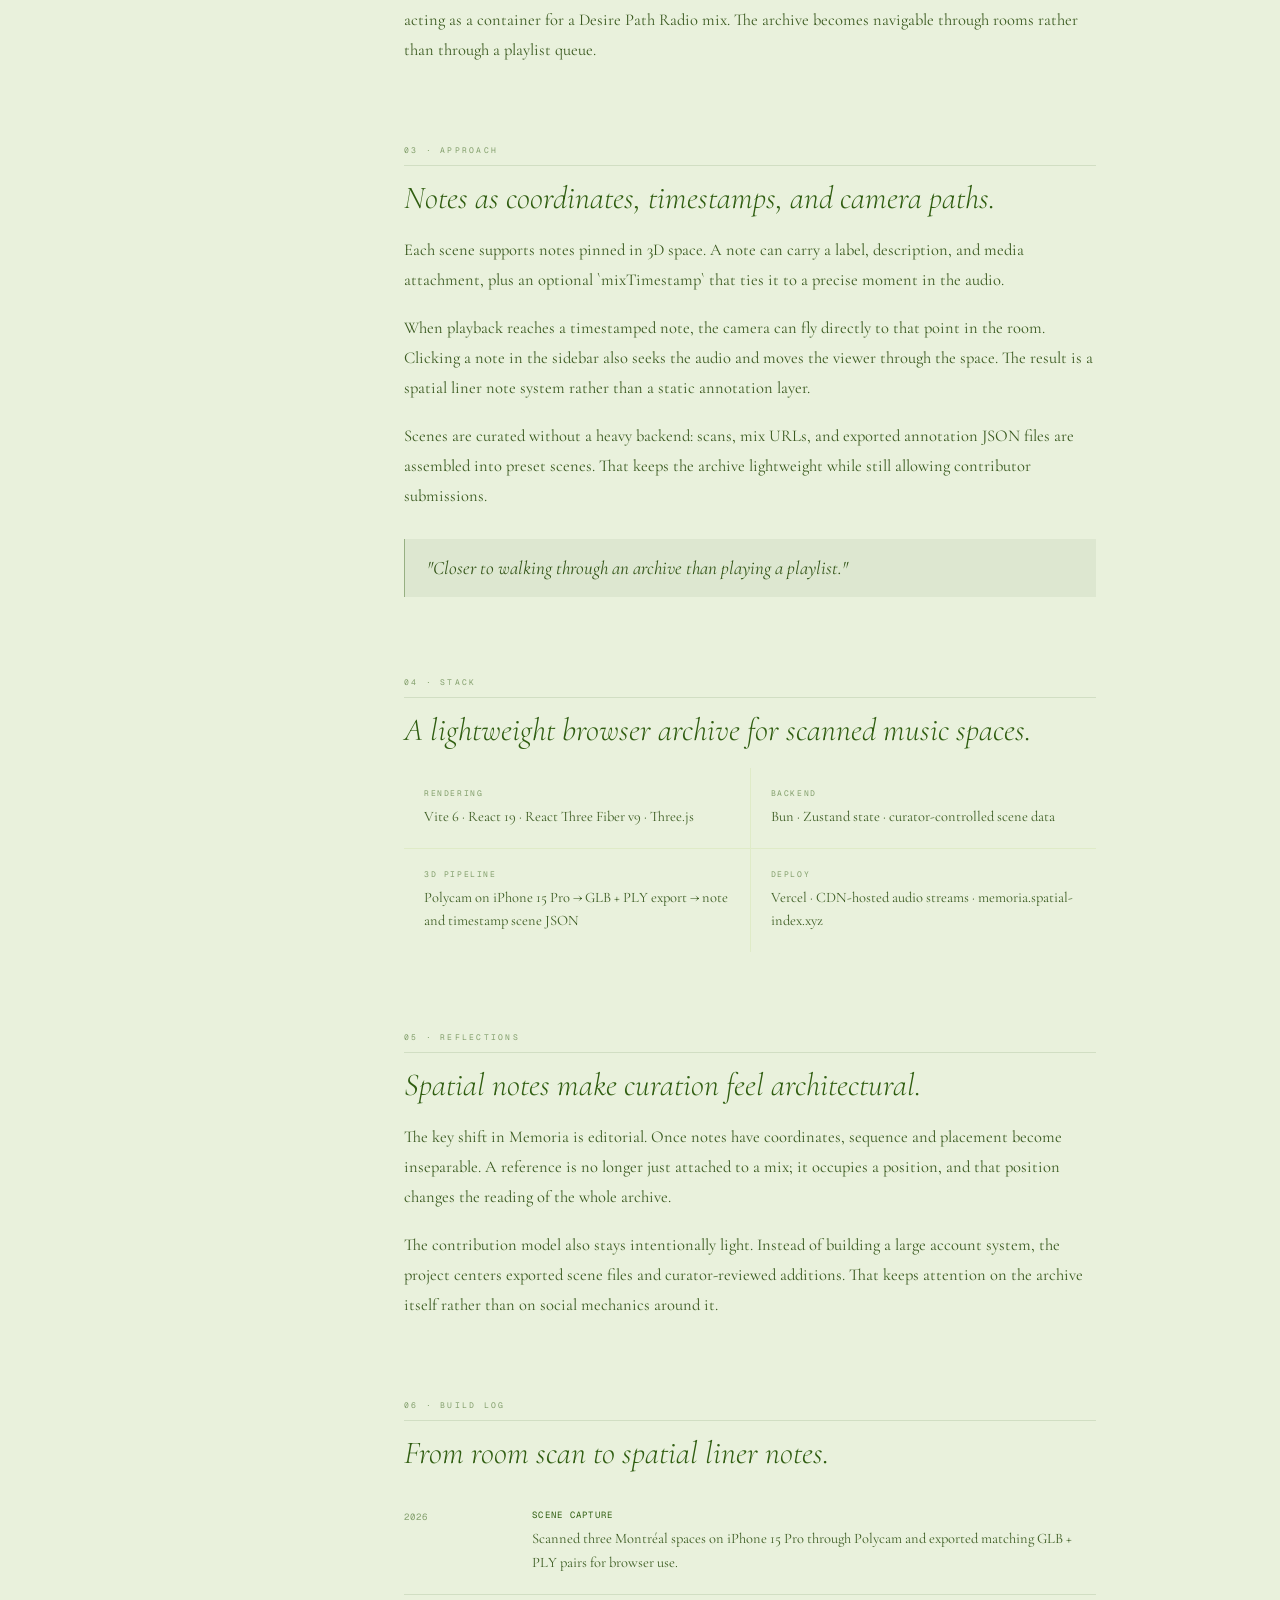
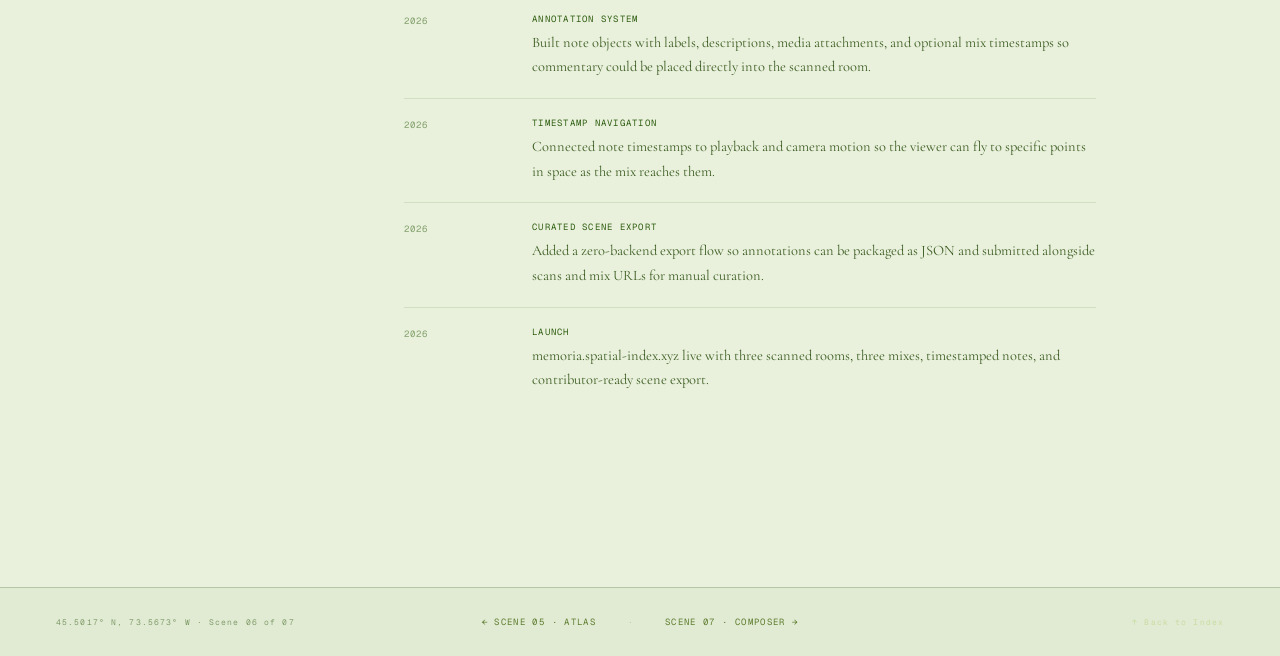
<file: scenes/memoria.html>
<!DOCTYPE html>
<html lang="en">
<head>
  <meta charset="UTF-8" />
  <meta name="viewport" content="width=device-width, initial-scale=1.0" />
  <title>Memoria · Scene 06 · Spatial Index</title>
  <meta name="description" content="A memory palace for music, built from scanned Montréal spaces, timestamped notes, and annotated mix scenes." />
  <link rel="stylesheet" href="../blog.css" />
  <script>const t=localStorage.getItem('si-theme');if(t)document.documentElement.setAttribute('data-theme',t);else if(window.matchMedia&&window.matchMedia('(prefers-color-scheme: light)').matches)document.documentElement.setAttribute('data-theme','light');</script>
</head>
<body>

  <div class="cursor" id="cursor"></div>
  <div class="cursor-ring" id="cursor-ring"></div>

  <!-- TOPBAR -->
  <header class="si-topbar">
    <a class="si-back" href="../index.html">← Back to Index</a>
    <span class="si-topbar-center">Scene_06 · Memoria</span>
    <span class="si-topbar-right"><button id="theme-toggle" class="theme-toggle" type="button" aria-label="Toggle light / dark mode">☾</button> ● live</span>
  </header>

  <!-- PROJECT HEADER -->
  <div class="si-project-header">
    <div>
      <div class="project-eyebrow">Scene 06 · Community Memory · 2026</div>
      <h1 class="project-title">Memoria</h1>
      <div class="project-subtitle">Vite · React 19 · React Three Fiber · Bun → Annotated .ply / .glb</div>
      <p class="project-lede">A memory palace for music. Each scanned Montréal space becomes a spatial container for a radio mix, with tracks, images, and fragments pinned into the environment as notes you walk through rather than read beside a player.</p>
      <div class="tag-row">
        <span class="ptag">React Three Fiber</span>
        <span class="ptag">Three.js</span>
        <span class="ptag">Bun</span>
        <span class="ptag">Vite</span>
        <span class="ptag">.ply / .glb</span>
        <span class="ptag">Photogrammetry</span>
        <span class="ptag">Spatial Notes</span>
      </div>
    </div>
    <div class="project-header-meta">
      <div>Montreal, QC</div>
      <div>2026</div>
      <div style="margin-top:10px;">OUTPUT</div>
      <div>.PLY / .GLB</div>
      <div>Memory Archive</div>
    </div>
  </div>

  <!-- BODY -->
  <div class="si-body">

    <!-- TOC -->
    <nav class="si-toc" aria-label="Page sections">
      <div class="toc-label">Contents</div>
      <a class="toc-item active" href="#problem">
        <div class="toc-dot"></div>
        <span class="toc-text">Problem</span>
      </a>
      <a class="toc-item" href="#context">
        <div class="toc-dot"></div>
        <span class="toc-text">Context</span>
      </a>
      <a class="toc-item" href="#approach">
        <div class="toc-dot"></div>
        <span class="toc-text">Approach</span>
      </a>
      <a class="toc-item" href="#stack">
        <div class="toc-dot"></div>
        <span class="toc-text">Stack</span>
      </a>
      <a class="toc-item" href="#reflections">
        <div class="toc-dot"></div>
        <span class="toc-text">Reflections</span>
      </a>
      <a class="toc-item" href="#buildlog">
        <div class="toc-dot"></div>
        <span class="toc-text">Build Log</span>
      </a>
      <div class="toc-divider"></div>
      <a class="toc-demo-link" href="https://memoria.spatial-index.xyz" target="_blank">↗ Live Demo</a>
    </nav>

    <!-- CONTENT -->
    <main class="si-content">

      <!-- 01 PROBLEM -->
      <section class="content-section" id="problem">
        <div class="section-eyebrow">01 · Problem</div>
        <h2 class="section-heading">Playlists preserve tracks. They rarely preserve listening context.</h2>
        <p class="body-p">A mix is a temporal fragment: a mood, a sequence, and a set of references that do not fit cleanly inside a streaming player. Standard archives keep the audio file, but they flatten the images, voice notes, influences, and spatial associations around it.</p>
        <p class="body-p">Memoria treats the curation behind a mix as something worth preserving in its own right. The project turns liner notes into a place you move through rather than a paragraph you skim.</p>
        <div class="callout">
          <p class="callout-text">"Closer to an archive than a queue. Closer to a walk than a stream."</p>
        </div>
        <div class="media-grid cols-1">
          <div class="media-item">
            <img src="../memoria.gif" alt="Memoria — spatial archive overview" />
            <div class="media-caption">Memoria · spatial archive overview · memoria.spatial-index.xyz</div>
          </div>
        </div>
      </section>

      <!-- 02 CONTEXT -->
      <section class="content-section" id="context">
        <div class="section-eyebrow">02 · Context</div>
        <h2 class="section-heading">The memory palace made literal in scanned Montréal rooms.</h2>
        <p class="body-p">The project draws on the classical method of loci: memory organized through spatial navigation. In Memoria, that logic becomes literal. You enter a point cloud or mesh of a real room, and the structure of the room becomes the structure of recall.</p>
        <p class="body-p">The current scenes use scans made on an iPhone 15 Pro through Polycam in Montréal, with each space acting as a container for a Desire Path Radio mix. The archive becomes navigable through rooms rather than through a playlist queue.</p>
      </section>

      <!-- 03 APPROACH -->
      <section class="content-section" id="approach">
        <div class="section-eyebrow">03 · Approach</div>
        <h2 class="section-heading">Notes as coordinates, timestamps, and camera paths.</h2>
        <p class="body-p">Each scene supports notes pinned in 3D space. A note can carry a label, description, and media attachment, plus an optional `mixTimestamp` that ties it to a precise moment in the audio.</p>
        <p class="body-p">When playback reaches a timestamped note, the camera can fly directly to that point in the room. Clicking a note in the sidebar also seeks the audio and moves the viewer through the space. The result is a spatial liner note system rather than a static annotation layer.</p>
        <p class="body-p">Scenes are curated without a heavy backend: scans, mix URLs, and exported annotation JSON files are assembled into preset scenes. That keeps the archive lightweight while still allowing contributor submissions.</p>
        <div class="callout">
          <p class="callout-text">"Closer to walking through an archive than playing a playlist."</p>
        </div>
      </section>

      <!-- 04 STACK -->
      <section class="content-section" id="stack">
        <div class="section-eyebrow">04 · Stack</div>
        <h2 class="section-heading">A lightweight browser archive for scanned music spaces.</h2>
        <div class="stack-grid">
          <div class="stack-cell">
            <div class="stack-cell-label">Rendering</div>
            <div class="stack-cell-val">Vite 6 · React 19 · React Three Fiber v9 · Three.js</div>
          </div>
          <div class="stack-cell">
            <div class="stack-cell-label">Backend</div>
            <div class="stack-cell-val">Bun · Zustand state · curator-controlled scene data</div>
          </div>
          <div class="stack-cell">
            <div class="stack-cell-label">3D Pipeline</div>
            <div class="stack-cell-val">Polycam on iPhone 15 Pro → GLB + PLY export → note and timestamp scene JSON</div>
          </div>
          <div class="stack-cell">
            <div class="stack-cell-label">Deploy</div>
            <div class="stack-cell-val">Vercel · CDN-hosted audio streams · memoria.spatial-index.xyz</div>
          </div>
        </div>
      </section>

      <!-- 05 REFLECTIONS -->
      <section class="content-section" id="reflections">
        <div class="section-eyebrow">05 · Reflections</div>
        <h2 class="section-heading">Spatial notes make curation feel architectural.</h2>
        <p class="body-p">The key shift in Memoria is editorial. Once notes have coordinates, sequence and placement become inseparable. A reference is no longer just attached to a mix; it occupies a position, and that position changes the reading of the whole archive.</p>
        <p class="body-p">The contribution model also stays intentionally light. Instead of building a large account system, the project centers exported scene files and curator-reviewed additions. That keeps attention on the archive itself rather than on social mechanics around it.</p>
      </section>

      <!-- 06 BUILD LOG -->
      <section class="content-section" id="buildlog">
        <div class="section-eyebrow">06 · Build Log</div>
        <h2 class="section-heading">From room scan to spatial liner notes.</h2>
        <div class="build-log">
          <div class="log-item">
            <div class="log-date">2026</div>
            <div>
              <div class="log-title">Scene capture</div>
              <div class="log-text">Scanned three Montréal spaces on iPhone 15 Pro through Polycam and exported matching GLB + PLY pairs for browser use.</div>
            </div>
          </div>
          <div class="log-item">
            <div class="log-date">2026</div>
            <div>
              <div class="log-title">Annotation system</div>
              <div class="log-text">Built note objects with labels, descriptions, media attachments, and optional mix timestamps so commentary could be placed directly into the scanned room.</div>
            </div>
          </div>
          <div class="log-item">
            <div class="log-date">2026</div>
            <div>
              <div class="log-title">Timestamp navigation</div>
              <div class="log-text">Connected note timestamps to playback and camera motion so the viewer can fly to specific points in space as the mix reaches them.</div>
            </div>
          </div>
          <div class="log-item">
            <div class="log-date">2026</div>
            <div>
              <div class="log-title">Curated scene export</div>
              <div class="log-text">Added a zero-backend export flow so annotations can be packaged as JSON and submitted alongside scans and mix URLs for manual curation.</div>
            </div>
          </div>
          <div class="log-item">
            <div class="log-date">2026</div>
            <div>
              <div class="log-title">Launch</div>
              <div class="log-text">memoria.spatial-index.xyz live with three scanned rooms, three mixes, timestamped notes, and contributor-ready scene export.</div>
            </div>
          </div>
        </div>
      </section>

    </main>
  </div>

  <!-- PAGE FOOTER -->
  <footer class="si-page-footer">
    <span class="footer-coords">45.5017° N, 73.5673° W · Scene 06 of 07</span>
    <nav class="footer-scene-nav">
      <a class="footer-nav-link" href="atlas.html">← Scene 05 · Atlas</a>
      <span class="footer-sep">·</span>
      <a class="footer-nav-link" href="composer.html">Scene 07 · Composer →</a>
    </nav>
    <a class="footer-index-link" href="../index.html">↑ Back to Index</a>
  </footer>

  <script src="../blog.js"></script>
</body>
</html>
</file>
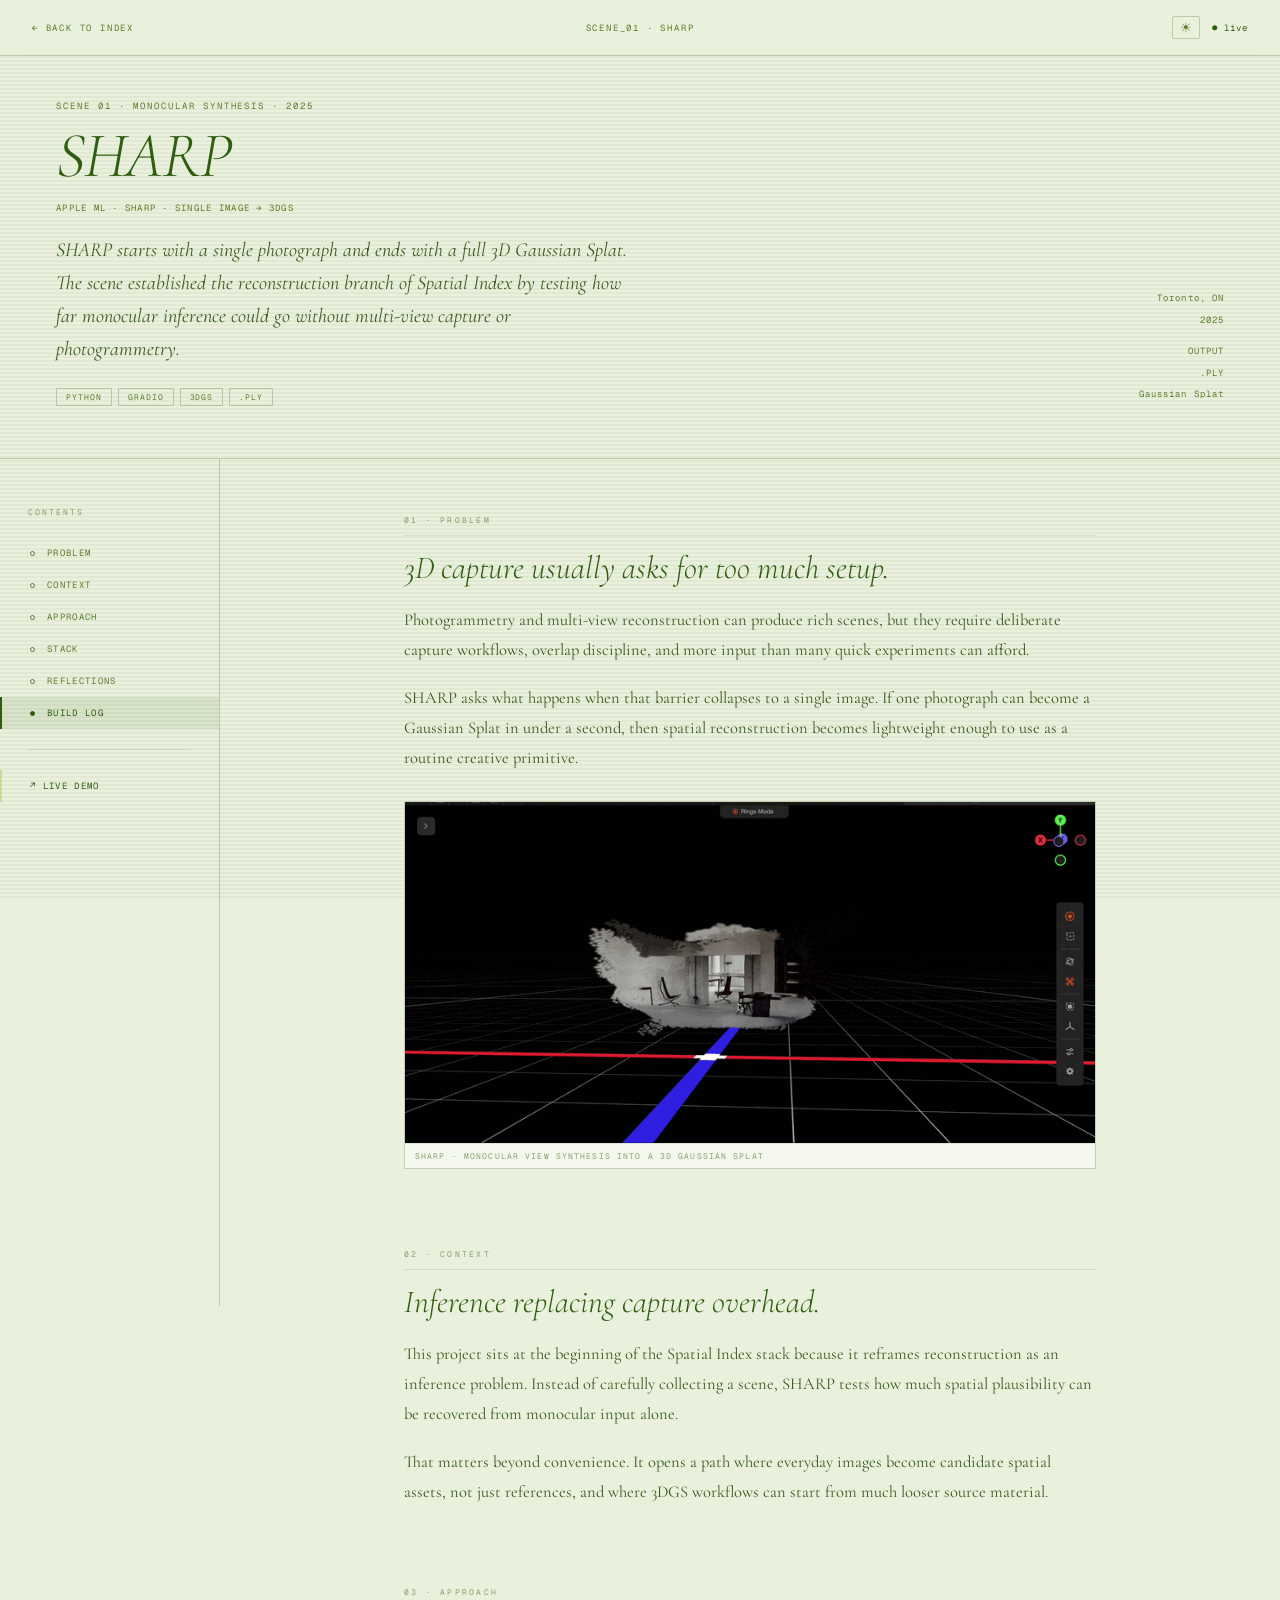
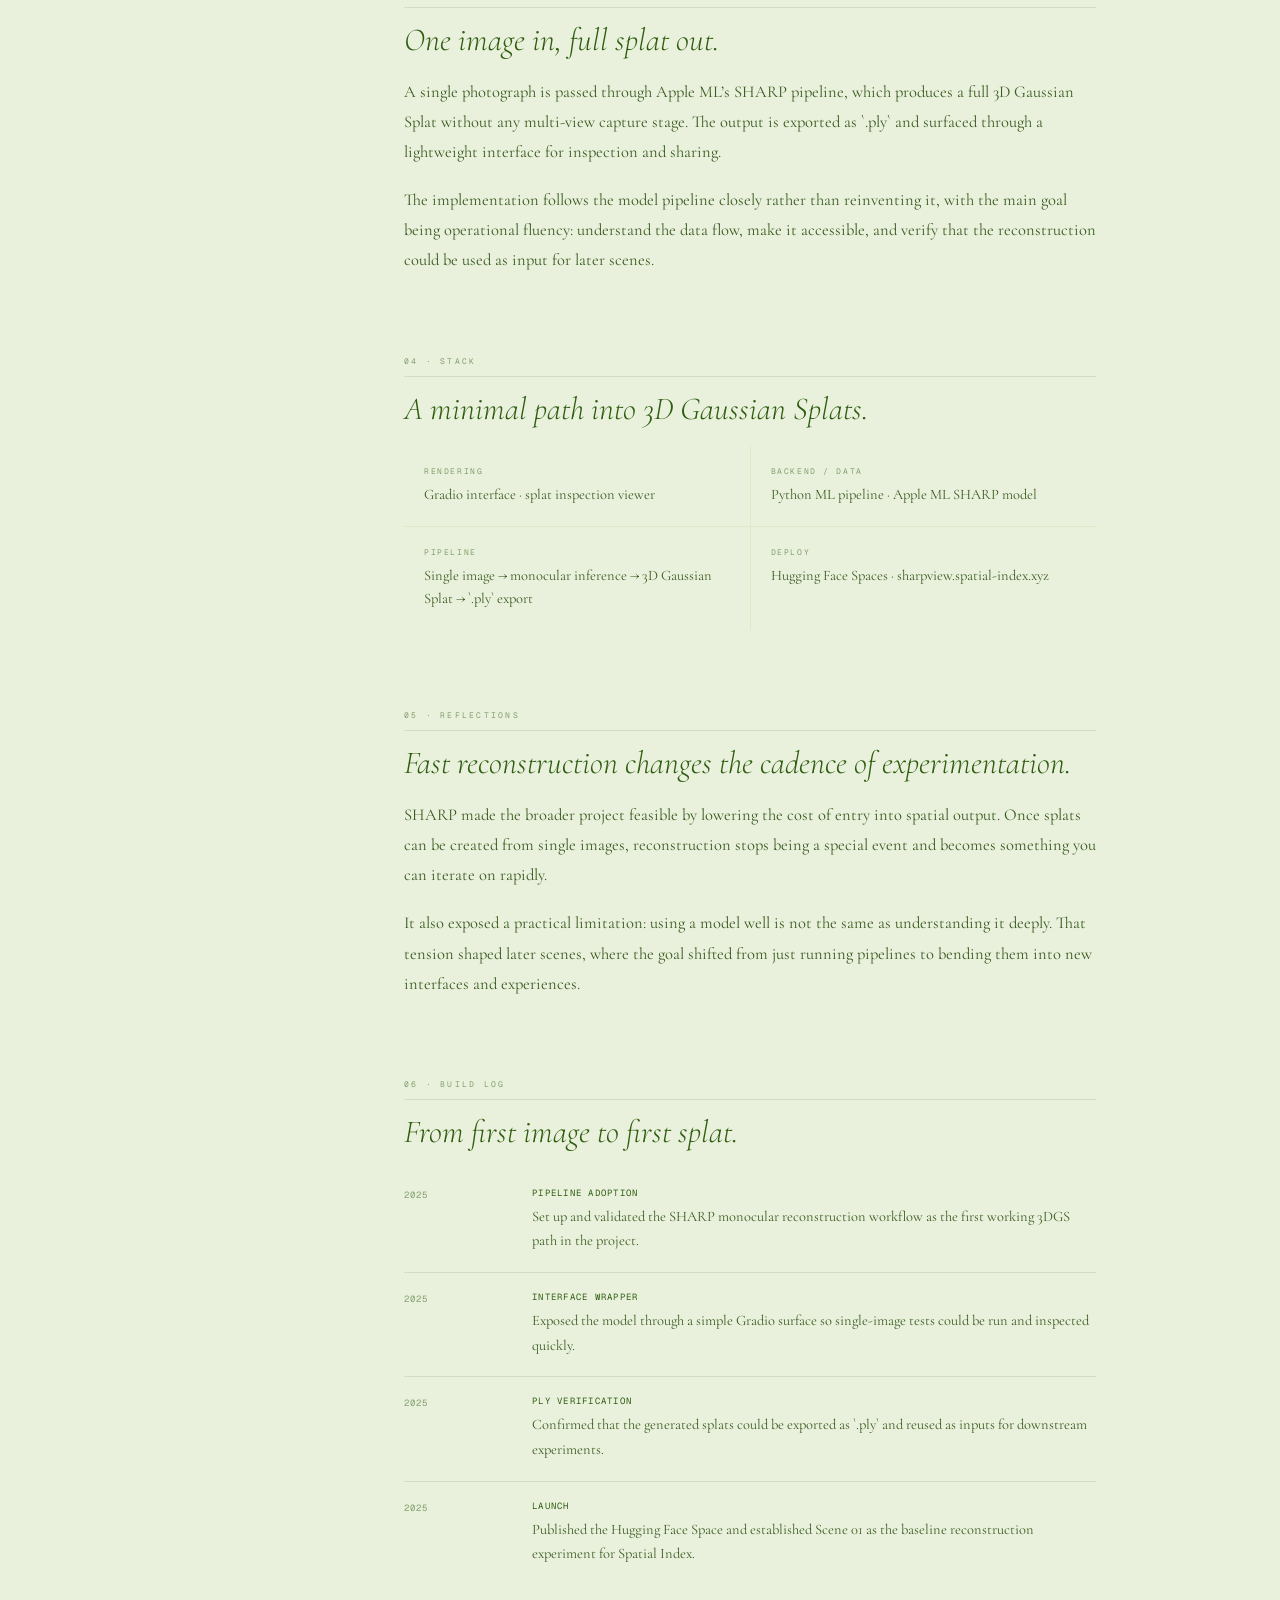
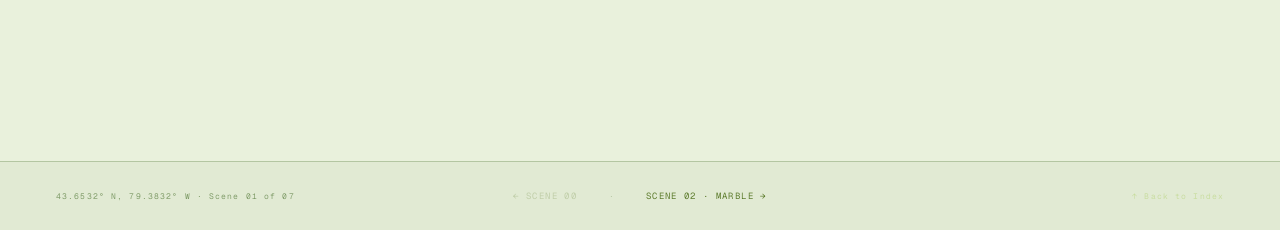
<file: scenes/sharp.html>
<!DOCTYPE html>
<html lang="en">
<head>
  <meta charset="UTF-8" />
  <meta name="viewport" content="width=device-width, initial-scale=1.0" />
  <title>SHARP · Scene 01 · Spatial Index</title>
  <meta name="description" content="Single-image monocular view synthesis into a 3D Gaussian Splat using Apple ML SHARP." />
  <link rel="stylesheet" href="../blog.css" />
  <script>const t=localStorage.getItem('si-theme');if(t)document.documentElement.setAttribute('data-theme',t);else if(window.matchMedia&&window.matchMedia('(prefers-color-scheme: light)').matches)document.documentElement.setAttribute('data-theme','light');</script>
</head>
<body>

  <div class="cursor" id="cursor"></div>
  <div class="cursor-ring" id="cursor-ring"></div>

  <header class="si-topbar">
    <a class="si-back" href="../index.html">← Back to Index</a>
    <span class="si-topbar-center">Scene_01 · SHARP</span>
    <span class="si-topbar-right"><button id="theme-toggle" class="theme-toggle" type="button" aria-label="Toggle light / dark mode">☾</button> ● live</span>
  </header>

  <div class="si-project-header">
    <div>
      <div class="project-eyebrow">Scene 01 · Monocular Synthesis · 2025</div>
      <h1 class="project-title">SHARP</h1>
      <div class="project-subtitle">Apple ML · SHARP · Single Image → 3DGS</div>
      <p class="project-lede">SHARP starts with a single photograph and ends with a full 3D Gaussian Splat. The scene established the reconstruction branch of Spatial Index by testing how far monocular inference could go without multi-view capture or photogrammetry.</p>
      <div class="tag-row">
        <span class="ptag">Python</span>
        <span class="ptag">Gradio</span>
        <span class="ptag">3DGS</span>
        <span class="ptag">.ply</span>
      </div>
    </div>
    <div class="project-header-meta">
      <div>Toronto, ON</div>
      <div>2025</div>
      <div style="margin-top:10px;">OUTPUT</div>
      <div>.PLY</div>
      <div>Gaussian Splat</div>
    </div>
  </div>

  <div class="si-body">
    <nav class="si-toc" aria-label="Page sections">
      <div class="toc-label">Contents</div>
      <a class="toc-item active" href="#problem"><div class="toc-dot"></div><span class="toc-text">Problem</span></a>
      <a class="toc-item" href="#context"><div class="toc-dot"></div><span class="toc-text">Context</span></a>
      <a class="toc-item" href="#approach"><div class="toc-dot"></div><span class="toc-text">Approach</span></a>
      <a class="toc-item" href="#stack"><div class="toc-dot"></div><span class="toc-text">Stack</span></a>
      <a class="toc-item" href="#reflections"><div class="toc-dot"></div><span class="toc-text">Reflections</span></a>
      <a class="toc-item" href="#buildlog"><div class="toc-dot"></div><span class="toc-text">Build Log</span></a>
      <div class="toc-divider"></div>
      <a class="toc-demo-link" href="https://sharpview.spatial-index.xyz" target="_blank">↗ Live Demo</a>
    </nav>

    <main class="si-content">
      <section class="content-section" id="problem">
        <div class="section-eyebrow">01 · Problem</div>
        <h2 class="section-heading">3D capture usually asks for too much setup.</h2>
        <p class="body-p">Photogrammetry and multi-view reconstruction can produce rich scenes, but they require deliberate capture workflows, overlap discipline, and more input than many quick experiments can afford.</p>
        <p class="body-p">SHARP asks what happens when that barrier collapses to a single image. If one photograph can become a Gaussian Splat in under a second, then spatial reconstruction becomes lightweight enough to use as a routine creative primitive.</p>
        <div class="media-grid cols-1">
          <div class="media-item">
            <img src="../SharpView.gif" alt="SHARP single image to Gaussian Splat overview" />
            <div class="media-caption">SHARP · monocular view synthesis into a 3D Gaussian Splat</div>
          </div>
        </div>
      </section>

      <section class="content-section" id="context">
        <div class="section-eyebrow">02 · Context</div>
        <h2 class="section-heading">Inference replacing capture overhead.</h2>
        <p class="body-p">This project sits at the beginning of the Spatial Index stack because it reframes reconstruction as an inference problem. Instead of carefully collecting a scene, SHARP tests how much spatial plausibility can be recovered from monocular input alone.</p>
        <p class="body-p">That matters beyond convenience. It opens a path where everyday images become candidate spatial assets, not just references, and where 3DGS workflows can start from much looser source material.</p>
      </section>

      <section class="content-section" id="approach">
        <div class="section-eyebrow">03 · Approach</div>
        <h2 class="section-heading">One image in, full splat out.</h2>
        <p class="body-p">A single photograph is passed through Apple ML’s SHARP pipeline, which produces a full 3D Gaussian Splat without any multi-view capture stage. The output is exported as `.ply` and surfaced through a lightweight interface for inspection and sharing.</p>
        <p class="body-p">The implementation follows the model pipeline closely rather than reinventing it, with the main goal being operational fluency: understand the data flow, make it accessible, and verify that the reconstruction could be used as input for later scenes.</p>
      </section>

      <section class="content-section" id="stack">
        <div class="section-eyebrow">04 · Stack</div>
        <h2 class="section-heading">A minimal path into 3D Gaussian Splats.</h2>
        <div class="stack-grid">
          <div class="stack-cell">
            <div class="stack-cell-label">Rendering</div>
            <div class="stack-cell-val">Gradio interface · splat inspection viewer</div>
          </div>
          <div class="stack-cell">
            <div class="stack-cell-label">Backend / Data</div>
            <div class="stack-cell-val">Python ML pipeline · Apple ML SHARP model</div>
          </div>
          <div class="stack-cell">
            <div class="stack-cell-label">Pipeline</div>
            <div class="stack-cell-val">Single image → monocular inference → 3D Gaussian Splat → `.ply` export</div>
          </div>
          <div class="stack-cell">
            <div class="stack-cell-label">Deploy</div>
            <div class="stack-cell-val">Hugging Face Spaces · sharpview.spatial-index.xyz</div>
          </div>
        </div>
      </section>

      <section class="content-section" id="reflections">
        <div class="section-eyebrow">05 · Reflections</div>
        <h2 class="section-heading">Fast reconstruction changes the cadence of experimentation.</h2>
        <p class="body-p">SHARP made the broader project feasible by lowering the cost of entry into spatial output. Once splats can be created from single images, reconstruction stops being a special event and becomes something you can iterate on rapidly.</p>
        <p class="body-p">It also exposed a practical limitation: using a model well is not the same as understanding it deeply. That tension shaped later scenes, where the goal shifted from just running pipelines to bending them into new interfaces and experiences.</p>
      </section>

      <section class="content-section" id="buildlog">
        <div class="section-eyebrow">06 · Build Log</div>
        <h2 class="section-heading">From first image to first splat.</h2>
        <div class="build-log">
          <div class="log-item">
            <div class="log-date">2025</div>
            <div>
              <div class="log-title">Pipeline adoption</div>
              <div class="log-text">Set up and validated the SHARP monocular reconstruction workflow as the first working 3DGS path in the project.</div>
            </div>
          </div>
          <div class="log-item">
            <div class="log-date">2025</div>
            <div>
              <div class="log-title">Interface wrapper</div>
              <div class="log-text">Exposed the model through a simple Gradio surface so single-image tests could be run and inspected quickly.</div>
            </div>
          </div>
          <div class="log-item">
            <div class="log-date">2025</div>
            <div>
              <div class="log-title">PLY verification</div>
              <div class="log-text">Confirmed that the generated splats could be exported as `.ply` and reused as inputs for downstream experiments.</div>
            </div>
          </div>
          <div class="log-item">
            <div class="log-date">2025</div>
            <div>
              <div class="log-title">Launch</div>
              <div class="log-text">Published the Hugging Face Space and established Scene 01 as the baseline reconstruction experiment for Spatial Index.</div>
            </div>
          </div>
        </div>
      </section>
    </main>
  </div>

  <footer class="si-page-footer">
    <span class="footer-coords">43.6532° N, 79.3832° W · Scene 01 of 07</span>
    <nav class="footer-scene-nav">
      <a class="footer-nav-link disabled" href="#">← Scene 00</a>
      <span class="footer-sep">·</span>
      <a class="footer-nav-link" href="marble.html">Scene 02 · Marble →</a>
    </nav>
    <a class="footer-index-link" href="../index.html">↑ Back to Index</a>
  </footer>

  <script src="../blog.js"></script>
</body>
</html>
</file>
<file: blog.css>
/* Spatial Index · Blog Layout
   Shared across all /blog/[scene].html pages */

@import url('https://fonts.googleapis.com/css2?family=Cormorant+Garamond:ital,wght@0,300;0,400;0,500;1,300;1,400&family=Geist+Mono:wght@300;400;500&display=swap');

:root {
  --bg:           #0d1a04;
  --lime:         #8aba1a;
  --lime-dim:     rgba(138,186,26,0.15);
  --lime-glow:    rgba(138,186,26,0.4);
  --text:         #8aba1a;
  --text-dim:     #4a7a1a;
  --border:       rgba(138,186,26,0.18);
  --border-faint: rgba(138,186,26,0.08);
  --font-serif:   "Cormorant Garamond", serif;
  --font-mono:    "Geist Mono", monospace;
}

/* ── LIGHT THEME ── */
[data-theme="light"] {
  --bg:           #e9f1dc;
  --lime:         #2f5d10;
  --lime-dim:     rgba(47,93,16,0.12);
  --lime-glow:    rgba(47,93,16,0.22);
  --text:         #3c6b16;
  --text-dim:     #5e7d2e;
  --border:       rgba(47,93,16,0.25);
  --border-faint: rgba(47,93,16,0.12);
}
[data-theme="light"] .si-topbar {
  background: linear-gradient(to bottom, rgba(233,241,220,0.98), rgba(233,241,220,0.85));
}
[data-theme="light"] .project-title { text-shadow: none; }
[data-theme="light"] body::after {
  background: repeating-linear-gradient(
    0deg, transparent, transparent 2px,
    rgba(0,0,0,0.03) 2px, rgba(0,0,0,0.03) 4px
  );
}
[data-theme="light"] .media-item { background: #f4f8ec; }
[data-theme="light"] .si-page-footer { background: rgba(47,93,16,0.04); }

/* ── LIGHT THEME · LEGIBILITY OVERRIDES ──
   Body/lede text was hardcoded to dark-mode lime (138,186,26) at low
   opacity, which washes out on the light bg. Swap to high-opacity
   forest green + heavier weight so it reads cleanly in light mode. */
[data-theme="light"] .body-p {
  color: rgba(42,76,14,0.92);
  font-weight: 400;
}
[data-theme="light"] .project-lede {
  color: rgba(42,76,14,0.9);
  font-weight: 400;
}
[data-theme="light"] .callout-text {
  color: rgba(42,76,14,0.95);
  font-weight: 400;
}
[data-theme="light"] .callout {
  background: rgba(47,93,16,0.06);
  border-left-color: rgba(47,93,16,0.4);
}
[data-theme="light"] .stack-cell-val {
  color: rgba(42,76,14,0.9);
}
[data-theme="light"] .log-text {
  color: rgba(42,76,14,0.9);
}
[data-theme="light"] .toc-item.active,
[data-theme="light"] .toc-item:hover {
  background: rgba(47,93,16,0.09);
}
/* small-caps labels were near-invisible lime; use readable dark green */
[data-theme="light"] .section-eyebrow,
[data-theme="light"] .toc-label,
[data-theme="light"] .media-caption,
[data-theme="light"] .footer-coords,
[data-theme="light"] .log-date,
[data-theme="light"] .stack-cell-label {
  color: rgba(47,93,16,0.55);
}

*, *::before, *::after { margin: 0; padding: 0; box-sizing: border-box; }
html { scroll-behavior: smooth; }

body {
  background: var(--bg);
  color: var(--text);
  font-family: var(--font-serif);
  overflow-x: hidden;
  cursor: crosshair;
}

/* scanline overlay */
body::after {
  content: '';
  position: fixed;
  inset: 0;
  z-index: 1;
  background: repeating-linear-gradient(
    0deg, transparent, transparent 2px,
    rgba(0,0,0,0.06) 2px, rgba(0,0,0,0.06) 4px
  );
  pointer-events: none;
}

/* ── CURSOR ── */
.cursor {
  position: fixed;
  width: 4px; height: 4px;
  background: var(--lime);
  border-radius: 50%;
  pointer-events: none;
  z-index: 9999;
  box-shadow: 0 0 8px var(--lime-glow);
}
.cursor-ring {
  position: fixed;
  width: 24px; height: 24px;
  border: 1px solid rgba(138,186,26,0.5);
  border-radius: 50%;
  pointer-events: none;
  z-index: 9998;
}

/* ── TOPBAR ── */
.si-topbar {
  position: fixed;
  top: 0; left: 0; right: 0;
  z-index: 100;
  display: flex;
  justify-content: space-between;
  align-items: center;
  padding: 16px 32px;
  border-bottom: 1px solid var(--border);
  background: linear-gradient(to bottom, rgba(13,26,4,0.98), rgba(13,26,4,0.85));
  backdrop-filter: blur(12px);
}

.si-back {
  font-family: var(--font-mono);
  font-size: 9px;
  letter-spacing: 0.2em;
  text-transform: uppercase;
  color: var(--text-dim);
  text-decoration: none;
  transition: color 0.2s;
}
.si-back:hover { color: var(--lime); }

.si-topbar-center {
  font-family: var(--font-mono);
  font-size: 9px;
  letter-spacing: 0.2em;
  text-transform: uppercase;
  color: var(--text-dim);
  position: absolute;
  left: 50%;
  transform: translateX(-50%);
}

.si-topbar-right {
  font-family: var(--font-mono);
  font-size: 9px;
  letter-spacing: 0.12em;
  color: var(--lime);
  display: flex;
  align-items: center;
  gap: 12px;
}

.theme-toggle {
  font-family: var(--font-mono);
  font-size: 13px;
  line-height: 1;
  color: var(--text-dim);
  background: transparent;
  border: 1px solid var(--border);
  border-radius: 2px;
  padding: 4px 7px;
  cursor: pointer;
  transition: color 0.2s, border-color 0.2s, background 0.2s;
}
.theme-toggle:hover {
  color: var(--lime);
  border-color: var(--lime);
  background: var(--lime-dim);
}

/* ── PROJECT HEADER ── */
.si-project-header {
  padding: 100px 56px 52px;
  border-bottom: 1px solid var(--border);
  display: grid;
  grid-template-columns: 1fr 200px;
  align-items: end;
  gap: 48px;
  position: relative;
  z-index: 10;
}

.project-eyebrow {
  font-family: var(--font-mono);
  font-size: 9px;
  letter-spacing: 0.22em;
  text-transform: uppercase;
  color: var(--text-dim);
  margin-bottom: 12px;
}

.project-title {
  font-family: var(--font-serif);
  font-size: clamp(42px, 6vw, 64px);
  font-weight: 300;
  font-style: italic;
  line-height: 1.0;
  color: var(--lime);
  letter-spacing: -0.02em;
  text-shadow: 0 0 80px var(--lime-glow);
  margin-bottom: 14px;
}

.project-subtitle {
  font-family: var(--font-mono);
  font-size: 9px;
  letter-spacing: 0.14em;
  text-transform: uppercase;
  color: var(--text-dim);
  margin-bottom: 20px;
}

.project-lede {
  font-family: var(--font-serif);
  font-size: 20px;
  font-weight: 300;
  font-style: italic;
  line-height: 1.65;
  color: rgba(138,186,26,0.72);
  max-width: 580px;
}

.project-header-meta {
  text-align: right;
  font-family: var(--font-mono);
  font-size: 9px;
  color: var(--text-dim);
  letter-spacing: 0.12em;
  line-height: 2.4;
}

.tag-row {
  display: flex;
  gap: 6px;
  flex-wrap: wrap;
  margin-top: 22px;
}

.ptag {
  font-family: var(--font-mono);
  font-size: 8px;
  letter-spacing: 0.12em;
  text-transform: uppercase;
  padding: 3px 9px;
  border: 1px solid var(--border);
  color: var(--text-dim);
  border-radius: 1px;
}

/* ── BODY LAYOUT ── */
.si-body {
  display: grid;
  grid-template-columns: 220px 1fr;
  position: relative;
  z-index: 10;
}

/* ── LEFT TOC ── */
.si-toc {
  border-right: 1px solid var(--border);
  padding: 48px 0 80px;
  position: sticky;
  top: 53px;
  height: calc(100vh - 53px);
  overflow-y: auto;
  scrollbar-width: none;
}
.si-toc::-webkit-scrollbar { display: none; }

.toc-label {
  font-family: var(--font-mono);
  font-size: 8px;
  letter-spacing: 0.25em;
  text-transform: uppercase;
  color: rgba(138,186,26,0.28);
  padding: 0 28px;
  margin-bottom: 20px;
}

.toc-item {
  display: flex;
  align-items: center;
  gap: 12px;
  padding: 10px 28px;
  cursor: pointer;
  transition: background 0.15s, border-color 0.15s;
  border-left: 2px solid transparent;
  text-decoration: none;
}
.toc-item:hover {
  background: rgba(138,186,26,0.04);
  border-left-color: rgba(138,186,26,0.3);
}
.toc-item.active {
  border-left-color: var(--lime);
  background: rgba(138,186,26,0.05);
}

.toc-dot {
  width: 5px; height: 5px;
  border-radius: 50%;
  border: 1px solid var(--text-dim);
  flex-shrink: 0;
  transition: background 0.15s, border-color 0.15s;
}
.toc-item.active .toc-dot { background: var(--lime); border-color: var(--lime); }

.toc-text {
  font-family: var(--font-mono);
  font-size: 9px;
  letter-spacing: 0.15em;
  text-transform: uppercase;
  color: var(--text-dim);
  transition: color 0.15s;
}
.toc-item.active .toc-text,
.toc-item:hover .toc-text { color: var(--lime); }

.toc-divider {
  height: 1px;
  background: var(--border-faint);
  margin: 20px 28px;
}

.toc-demo-link {
  display: flex;
  align-items: center;
  gap: 8px;
  padding: 10px 28px;
  font-family: var(--font-mono);
  font-size: 9px;
  letter-spacing: 0.15em;
  text-transform: uppercase;
  color: var(--lime);
  text-decoration: none;
  border-left: 2px solid rgba(138,186,26,0.35);
  transition: border-color 0.2s, background 0.2s;
}
.toc-demo-link:hover {
  border-left-color: var(--lime);
  background: rgba(138,186,26,0.05);
}

/* ── CONTENT AREA ── */
.si-content {
  padding: 56px 64px 96px;
  max-width: 820px;
  margin-left: auto;
  margin-right: auto;
}

.content-section {
  margin-bottom: 80px;
  scroll-margin-top: 80px;
}

.section-eyebrow {
  font-family: var(--font-mono);
  font-size: 8px;
  letter-spacing: 0.28em;
  text-transform: uppercase;
  color: rgba(138,186,26,0.32);
  margin-bottom: 14px;
  padding-bottom: 10px;
  border-bottom: 1px solid var(--border-faint);
}

.section-heading {
  font-family: var(--font-serif);
  font-size: 32px;
  font-weight: 300;
  font-style: italic;
  color: var(--lime);
  margin-bottom: 20px;
  line-height: 1.1;
}

.body-p {
  font-family: var(--font-serif);
  font-size: 16.5px;
  line-height: 1.82;
  color: rgba(138,186,26,0.62);
  margin-bottom: 18px;
}
.body-p:last-child { margin-bottom: 0; }

.callout {
  border-left: 1px solid rgba(138,186,26,0.4);
  padding: 14px 22px;
  margin: 28px 0;
  background: rgba(138,186,26,0.025);
}
.callout-text {
  font-family: var(--font-serif);
  font-size: 19px;
  font-style: italic;
  line-height: 1.6;
  color: rgba(138,186,26,0.82);
}

/* ── MEDIA BLOCKS ── */
.media-grid {
  display: grid;
  gap: 10px;
  margin: 28px 0;
}
.media-grid.cols-1 { grid-template-columns: 1fr; }
.media-grid.cols-2 { grid-template-columns: 1fr 1fr; }
.media-grid.cols-3 { grid-template-columns: 1fr 1fr 1fr; }

.media-item {
  position: relative;
  overflow: hidden;
  border: 1px solid var(--border);
  background: #040a01;
}
.media-item img,
.media-item video {
  width: 100%;
  display: block;
  transition: transform 0.5s ease;
  filter: saturate(0.9);
}
.media-item:hover img,
.media-item:hover video {
  transform: scale(1.02);
  filter: saturate(1);
}
.media-caption {
  font-family: var(--font-mono);
  font-size: 8px;
  letter-spacing: 0.14em;
  text-transform: uppercase;
  color: rgba(138,186,26,0.3);
  padding: 7px 10px;
  border-top: 1px solid var(--border-faint);
}

/* ── STACK GRID ── */
.stack-grid {
  display: grid;
  grid-template-columns: 1fr 1fr;
  gap: 1px;
  background: rgba(138,186,26,0.1);
  margin: 20px 0;
}
.stack-cell { background: var(--bg); padding: 20px; }
.stack-cell-label {
  font-family: var(--font-mono);
  font-size: 8px;
  letter-spacing: 0.2em;
  text-transform: uppercase;
  color: rgba(138,186,26,0.38);
  margin-bottom: 7px;
}
.stack-cell-val {
  font-family: var(--font-serif);
  font-size: 14.5px;
  line-height: 1.6;
  color: rgba(138,186,26,0.62);
}

/* ── BUILD LOG ── */
.build-log { margin-top: 8px; }

.log-item {
  display: grid;
  grid-template-columns: 100px 1fr;
  gap: 28px;
  padding: 18px 0;
  border-bottom: 1px solid var(--border-faint);
  align-items: start;
}
.log-item:last-child { border-bottom: none; }

.log-date {
  font-family: var(--font-mono);
  font-size: 9px;
  letter-spacing: 0.1em;
  color: rgba(138,186,26,0.32);
  padding-top: 2px;
}
.log-title {
  font-family: var(--font-mono);
  font-size: 9px;
  letter-spacing: 0.14em;
  text-transform: uppercase;
  color: var(--lime);
  margin-bottom: 6px;
}
.log-text {
  font-family: var(--font-serif);
  font-size: 14.5px;
  line-height: 1.7;
  color: rgba(138,186,26,0.52);
}

/* ── PAGE FOOTER ── */
.si-page-footer {
  position: relative;
  z-index: 10;
  border-top: 1px solid var(--border);
  padding: 28px 56px;
  display: grid;
  grid-template-columns: 1fr auto 1fr;
  align-items: center;
  background: rgba(138,186,26,0.015);
}

.footer-coords {
  font-family: var(--font-mono);
  font-size: 8px;
  letter-spacing: 0.14em;
  color: rgba(138,186,26,0.28);
}

.footer-scene-nav {
  display: flex;
  align-items: center;
  gap: 32px;
}

.footer-nav-link {
  font-family: var(--font-mono);
  font-size: 9px;
  letter-spacing: 0.15em;
  text-transform: uppercase;
  color: var(--text-dim);
  text-decoration: none;
  transition: color 0.2s;
}
.footer-nav-link:hover { color: var(--lime); }
.footer-nav-link.disabled { opacity: 0.25; pointer-events: none; }

.footer-sep {
  font-family: var(--font-mono);
  font-size: 8px;
  color: var(--border);
}

.footer-index-link {
  font-family: var(--font-mono);
  font-size: 8px;
  letter-spacing: 0.14em;
  color: rgba(138,186,26,0.28);
  text-decoration: none;
  text-align: right;
  transition: color 0.2s;
}
.footer-index-link:hover { color: var(--lime); }

/* ── RESPONSIVE ── */
@media (max-width: 900px) {
  .si-body { grid-template-columns: 1fr; }
  .si-toc { display: none; }
  .si-content { padding: 36px 28px 64px; }
  .si-project-header { grid-template-columns: 1fr; padding: 88px 28px 36px; }
  .project-header-meta { text-align: left; }
  .stack-grid { grid-template-columns: 1fr; }
  .media-grid.cols-2,
  .media-grid.cols-3 { grid-template-columns: 1fr; }
  .log-item { grid-template-columns: 80px 1fr; gap: 16px; }
  .si-page-footer { grid-template-columns: 1fr; gap: 16px; text-align: center; padding: 28px 24px; }
  .footer-index-link { text-align: center; }
  .cursor, .cursor-ring { display: none; }
}
</file>
